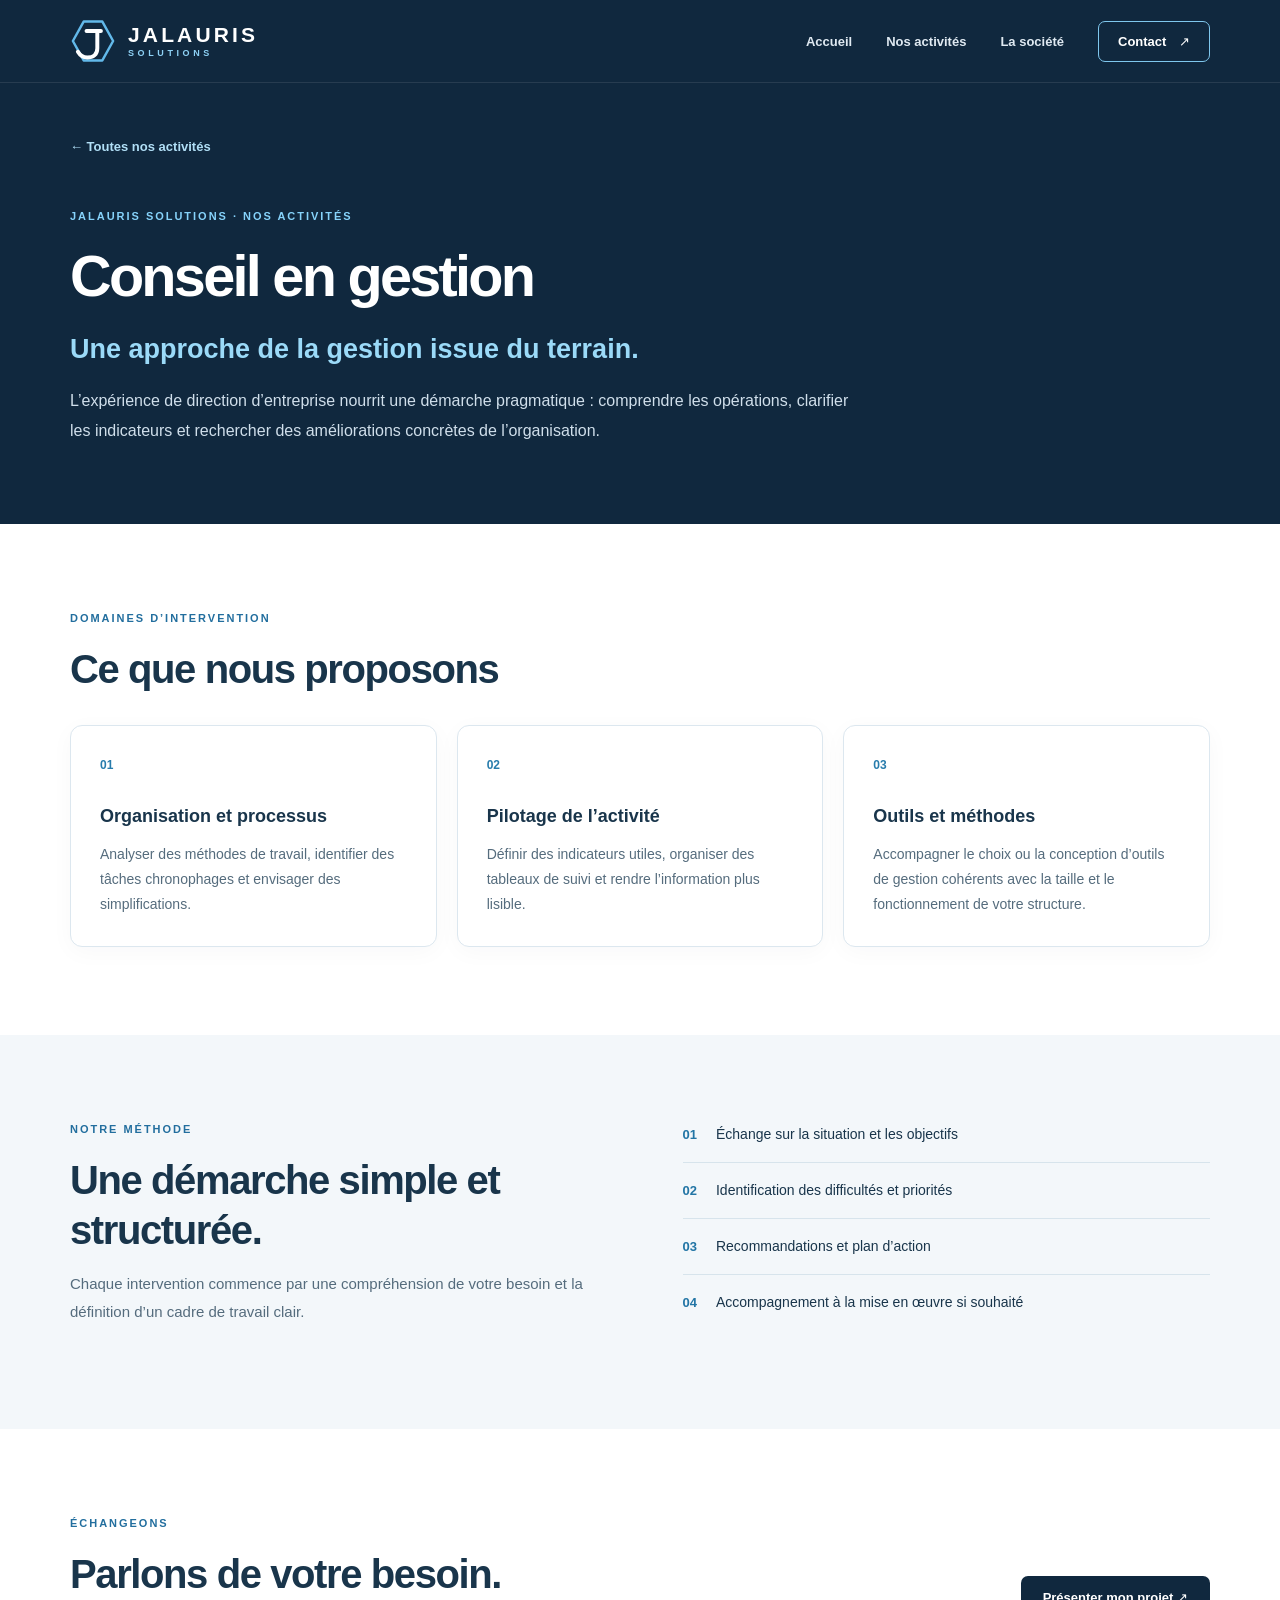
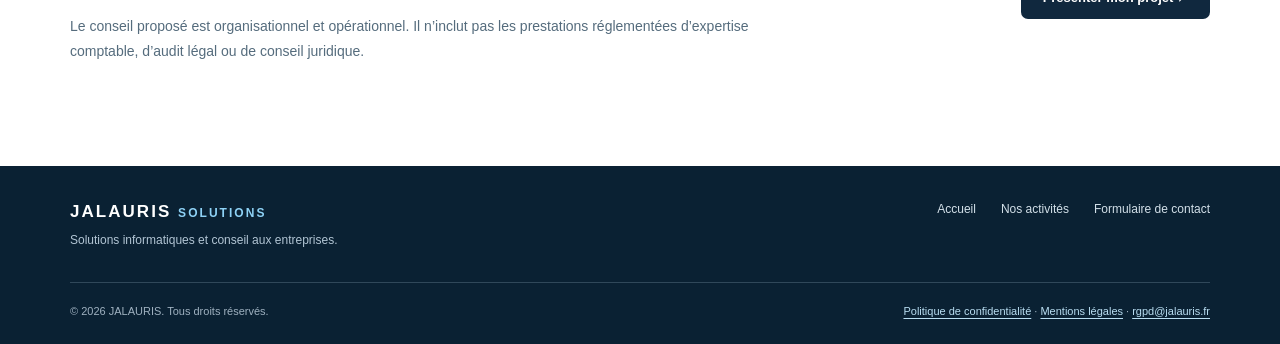
<file: conseil-en-gestion.html>
<!doctype html>
<html lang="fr">
<head>
  <meta charset="UTF-8">
  <meta name="viewport" content="width=device-width, initial-scale=1">
  <meta name="theme-color" content="#10283e">
  <meta name="description" content="Conseil en gestion : découvrez l’approche et les prestations proposées par JALAURIS Solutions.">
  <link rel="canonical" href="https://jalauris-solutions.fr/conseil-en-gestion.html">
  <meta property="og:type" content="website">
  <meta property="og:locale" content="fr_FR">
  <meta property="og:site_name" content="JALAURIS Solutions">
  <meta property="og:title" content="Conseil en gestion — JALAURIS Solutions">
  <meta property="og:description" content="Conseil en gestion : découvrez l’approche et les prestations proposées par JALAURIS Solutions.">
  <meta property="og:url" content="https://jalauris-solutions.fr/conseil-en-gestion.html">
  <title>Conseil en gestion — JALAURIS Solutions</title>
  <link rel="icon" href="/favicon.ico?v=4" type="image/x-icon" sizes="32x32">
  <link rel="shortcut icon" href="/favicon.ico?v=4" type="image/x-icon">
  <link rel="stylesheet" href="/styles.css">
  <script src="/script.js" defer></script>
</head>
<body>
  <a class="skip-link" href="#contenu">Aller au contenu</a>
  <header class="site-header">
    <div class="container header-inner">
      <a class="brand" href="/" aria-label="JALAURIS Solutions, accueil"><span class="brand-icon" aria-hidden="true"><svg viewBox="0 0 64 64" fill="none" xmlns="http://www.w3.org/2000/svg"><path d="M19 5H45L60 32L45 59H19L4 32L19 5Z" stroke="currentColor" stroke-width="3.4" stroke-linejoin="round"/><path d="M38 18V42c0 9-6 13-14 13-6 0-10-3-13-8M23 18H43" stroke="#fff" stroke-width="5.5" stroke-linecap="round"/></svg></span><span class="brand-name"><strong>JALAURIS</strong><small>SOLUTIONS</small></span></a>
      <button class="menu-toggle" type="button" aria-label="Ouvrir le menu" aria-controls="navigation" aria-expanded="false"><span></span><span></span><span></span></button>
      <nav class="navigation" id="navigation" aria-label="Navigation principale">
        <a href="/">Accueil</a>
        <a href="/#activites">Nos activités</a>
        <a href="/#societe">La société</a>
        <a class="nav-contact" href="/#contact">Contact <span aria-hidden="true">↗</span></a>
      </nav>
    </div>
  </header>
  <main id="contenu">
    <section class="detail-hero">
      <div class="container detail-hero-inner">
        <a class="back-link" href="/#activites">← Toutes nos activités</a>
        <p class="eyebrow">JALAURIS SOLUTIONS · NOS ACTIVITÉS</p>
        <h1>Conseil en gestion</h1>
        <p class="detail-tagline">Une approche de la gestion issue du terrain.</p>
        <p class="detail-lead">L’expérience de direction d’entreprise nourrit une démarche pragmatique : comprendre les opérations, clarifier les indicateurs et rechercher des améliorations concrètes de l’organisation.</p>
      </div>
    </section>
    <section class="section detail-section" aria-labelledby="offre">
      <div class="container">
        <div class="section-intro"><p class="eyebrow">DOMAINES D’INTERVENTION</p><h2 id="offre">Ce que nous proposons</h2></div>
        <div class="detail-grid"><article class="detail-card"><span class="detail-index">01</span><h3>Organisation et processus</h3><p>Analyser des méthodes de travail, identifier des tâches chronophages et envisager des simplifications.</p></article>
<article class="detail-card"><span class="detail-index">02</span><h3>Pilotage de l’activité</h3><p>Définir des indicateurs utiles, organiser des tableaux de suivi et rendre l’information plus lisible.</p></article>
<article class="detail-card"><span class="detail-index">03</span><h3>Outils et méthodes</h3><p>Accompagner le choix ou la conception d’outils de gestion cohérents avec la taille et le fonctionnement de votre structure.</p></article></div>
      </div>
    </section>
    <section class="section detail-process" aria-labelledby="methode">
      <div class="container detail-process-grid">
        <div><p class="eyebrow">NOTRE MÉTHODE</p><h2 id="methode">Une démarche simple et structurée.</h2><p>Chaque intervention commence par une compréhension de votre besoin et la définition d’un cadre de travail clair.</p></div>
        <ol class="detail-steps"><li><span>01</span>Échange sur la situation et les objectifs</li>
<li><span>02</span>Identification des difficultés et priorités</li>
<li><span>03</span>Recommandations et plan d’action</li>
<li><span>04</span>Accompagnement à la mise en œuvre si souhaité</li></ol>
      </div>
    </section>
    <section class="section detail-callout" aria-labelledby="echanger">
      <div class="container detail-callout-inner">
        <div><p class="eyebrow">ÉCHANGEONS</p><h2 id="echanger">Parlons de votre besoin.</h2><p>Le conseil proposé est organisationnel et opérationnel. Il n’inclut pas les prestations réglementées d’expertise comptable, d’audit légal ou de conseil juridique.</p></div>
        <div class="detail-contact-actions"><a class="button-primary" href="/#contact">Présenter mon projet ↗</a></div>
      </div>
    </section>
  </main>
  <footer class="footer">
    <div class="container footer-main"><div><strong>JALAURIS <span>SOLUTIONS</span></strong><p>Solutions informatiques et conseil aux entreprises.</p></div><nav aria-label="Liens de pied de page"><a href="/">Accueil</a><a href="/#activites">Nos activités</a><a href="/#contact">Formulaire de contact</a></nav></div>
    <div class="container footer-bottom"><span>© <span id="year"></span> JALAURIS. Tous droits réservés.</span><span><a href="/politique-confidentialite.html">Politique de confidentialité</a> · <a href="/mentions-legales.html">Mentions légales</a> · <a href="mailto:rgpd@jalauris.fr">rgpd@jalauris.fr</a></span></div>
  </footer>
</body>
</html>
</file>
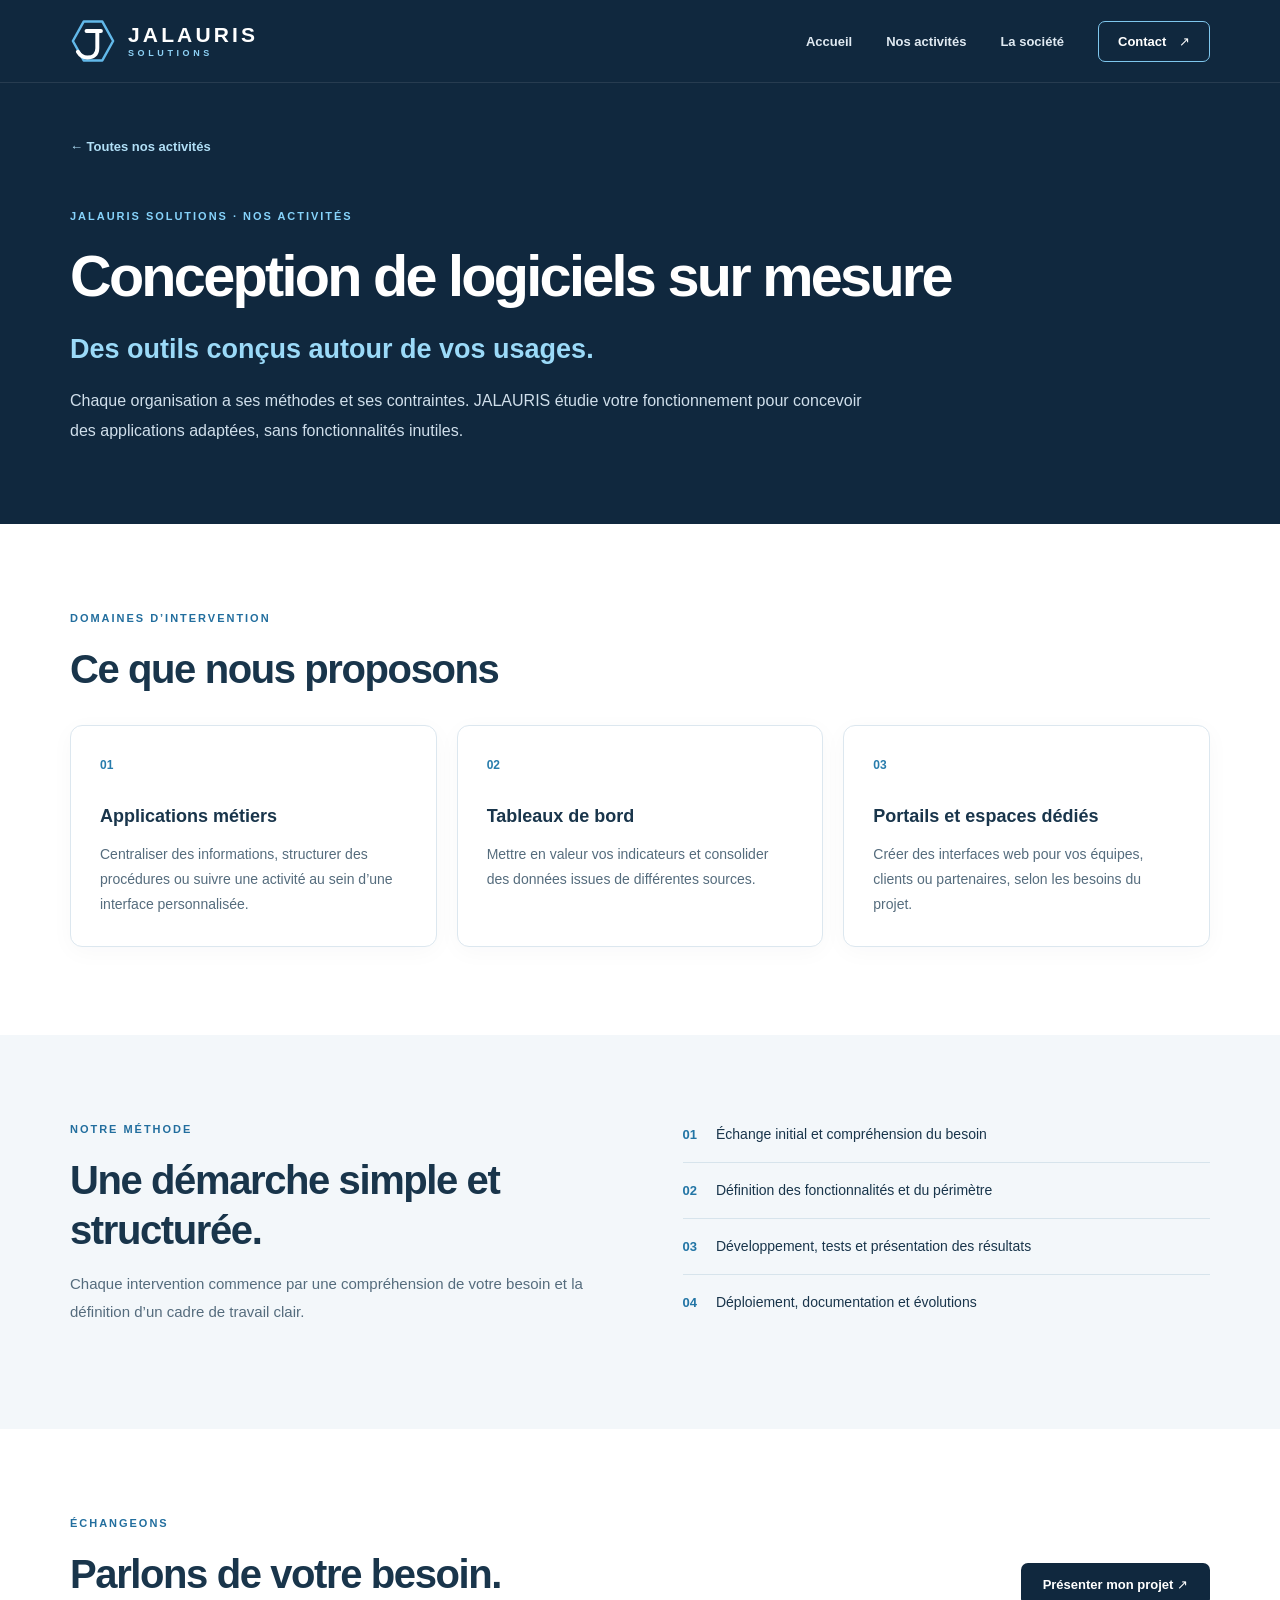
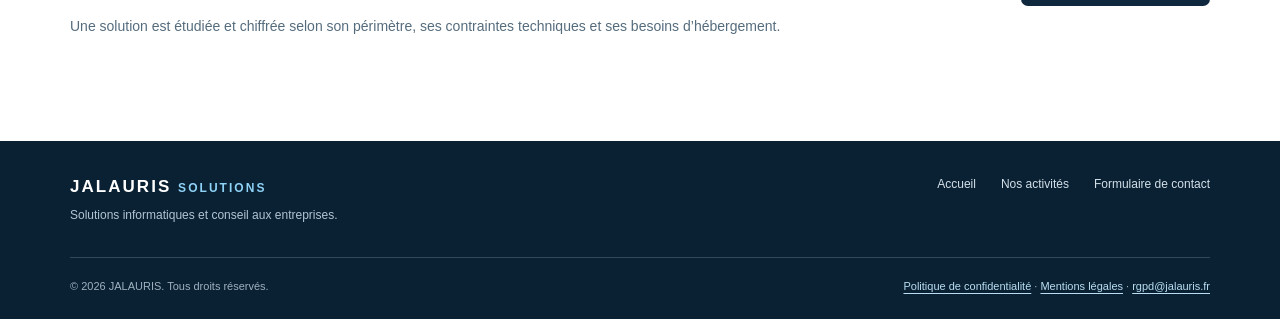
<file: logiciels-sur-mesure.html>
<!doctype html>
<html lang="fr">
<head>
  <meta charset="UTF-8">
  <meta name="viewport" content="width=device-width, initial-scale=1">
  <meta name="theme-color" content="#10283e">
  <meta name="description" content="Conception de logiciels sur mesure : découvrez l’approche et les prestations proposées par JALAURIS Solutions.">
  <link rel="canonical" href="https://jalauris-solutions.fr/logiciels-sur-mesure.html">
  <meta property="og:type" content="website">
  <meta property="og:locale" content="fr_FR">
  <meta property="og:site_name" content="JALAURIS Solutions">
  <meta property="og:title" content="Conception de logiciels sur mesure — JALAURIS Solutions">
  <meta property="og:description" content="Conception de logiciels sur mesure : découvrez l’approche et les prestations proposées par JALAURIS Solutions.">
  <meta property="og:url" content="https://jalauris-solutions.fr/logiciels-sur-mesure.html">
  <title>Conception de logiciels sur mesure — JALAURIS Solutions</title>
  <link rel="icon" href="/favicon.ico?v=4" type="image/x-icon" sizes="32x32">
  <link rel="shortcut icon" href="/favicon.ico?v=4" type="image/x-icon">
  <link rel="stylesheet" href="/styles.css">
  <script src="/script.js" defer></script>
</head>
<body>
  <a class="skip-link" href="#contenu">Aller au contenu</a>
  <header class="site-header">
    <div class="container header-inner">
      <a class="brand" href="/" aria-label="JALAURIS Solutions, accueil"><span class="brand-icon" aria-hidden="true"><svg viewBox="0 0 64 64" fill="none" xmlns="http://www.w3.org/2000/svg"><path d="M19 5H45L60 32L45 59H19L4 32L19 5Z" stroke="currentColor" stroke-width="3.4" stroke-linejoin="round"/><path d="M38 18V42c0 9-6 13-14 13-6 0-10-3-13-8M23 18H43" stroke="#fff" stroke-width="5.5" stroke-linecap="round"/></svg></span><span class="brand-name"><strong>JALAURIS</strong><small>SOLUTIONS</small></span></a>
      <button class="menu-toggle" type="button" aria-label="Ouvrir le menu" aria-controls="navigation" aria-expanded="false"><span></span><span></span><span></span></button>
      <nav class="navigation" id="navigation" aria-label="Navigation principale">
        <a href="/">Accueil</a>
        <a href="/#activites">Nos activités</a>
        <a href="/#societe">La société</a>
        <a class="nav-contact" href="/#contact">Contact <span aria-hidden="true">↗</span></a>
      </nav>
    </div>
  </header>
  <main id="contenu">
    <section class="detail-hero">
      <div class="container detail-hero-inner">
        <a class="back-link" href="/#activites">← Toutes nos activités</a>
        <p class="eyebrow">JALAURIS SOLUTIONS · NOS ACTIVITÉS</p>
        <h1>Conception de logiciels sur mesure</h1>
        <p class="detail-tagline">Des outils conçus autour de vos usages.</p>
        <p class="detail-lead">Chaque organisation a ses méthodes et ses contraintes. JALAURIS étudie votre fonctionnement pour concevoir des applications adaptées, sans fonctionnalités inutiles.</p>
      </div>
    </section>
    <section class="section detail-section" aria-labelledby="offre">
      <div class="container">
        <div class="section-intro"><p class="eyebrow">DOMAINES D’INTERVENTION</p><h2 id="offre">Ce que nous proposons</h2></div>
        <div class="detail-grid"><article class="detail-card"><span class="detail-index">01</span><h3>Applications métiers</h3><p>Centraliser des informations, structurer des procédures ou suivre une activité au sein d’une interface personnalisée.</p></article>
<article class="detail-card"><span class="detail-index">02</span><h3>Tableaux de bord</h3><p>Mettre en valeur vos indicateurs et consolider des données issues de différentes sources.</p></article>
<article class="detail-card"><span class="detail-index">03</span><h3>Portails et espaces dédiés</h3><p>Créer des interfaces web pour vos équipes, clients ou partenaires, selon les besoins du projet.</p></article></div>
      </div>
    </section>
    <section class="section detail-process" aria-labelledby="methode">
      <div class="container detail-process-grid">
        <div><p class="eyebrow">NOTRE MÉTHODE</p><h2 id="methode">Une démarche simple et structurée.</h2><p>Chaque intervention commence par une compréhension de votre besoin et la définition d’un cadre de travail clair.</p></div>
        <ol class="detail-steps"><li><span>01</span>Échange initial et compréhension du besoin</li>
<li><span>02</span>Définition des fonctionnalités et du périmètre</li>
<li><span>03</span>Développement, tests et présentation des résultats</li>
<li><span>04</span>Déploiement, documentation et évolutions</li></ol>
      </div>
    </section>
    <section class="section detail-callout" aria-labelledby="echanger">
      <div class="container detail-callout-inner">
        <div><p class="eyebrow">ÉCHANGEONS</p><h2 id="echanger">Parlons de votre besoin.</h2><p>Une solution est étudiée et chiffrée selon son périmètre, ses contraintes techniques et ses besoins d’hébergement.</p></div>
        <div class="detail-contact-actions"><a class="button-primary" href="/#contact">Présenter mon projet ↗</a></div>
      </div>
    </section>
  </main>
  <footer class="footer">
    <div class="container footer-main"><div><strong>JALAURIS <span>SOLUTIONS</span></strong><p>Solutions informatiques et conseil aux entreprises.</p></div><nav aria-label="Liens de pied de page"><a href="/">Accueil</a><a href="/#activites">Nos activités</a><a href="/#contact">Formulaire de contact</a></nav></div>
    <div class="container footer-bottom"><span>© <span id="year"></span> JALAURIS. Tous droits réservés.</span><span><a href="/politique-confidentialite.html">Politique de confidentialité</a> · <a href="/mentions-legales.html">Mentions légales</a> · <a href="mailto:rgpd@jalauris.fr">rgpd@jalauris.fr</a></span></div>
  </footer>
</body>
</html>
</file>
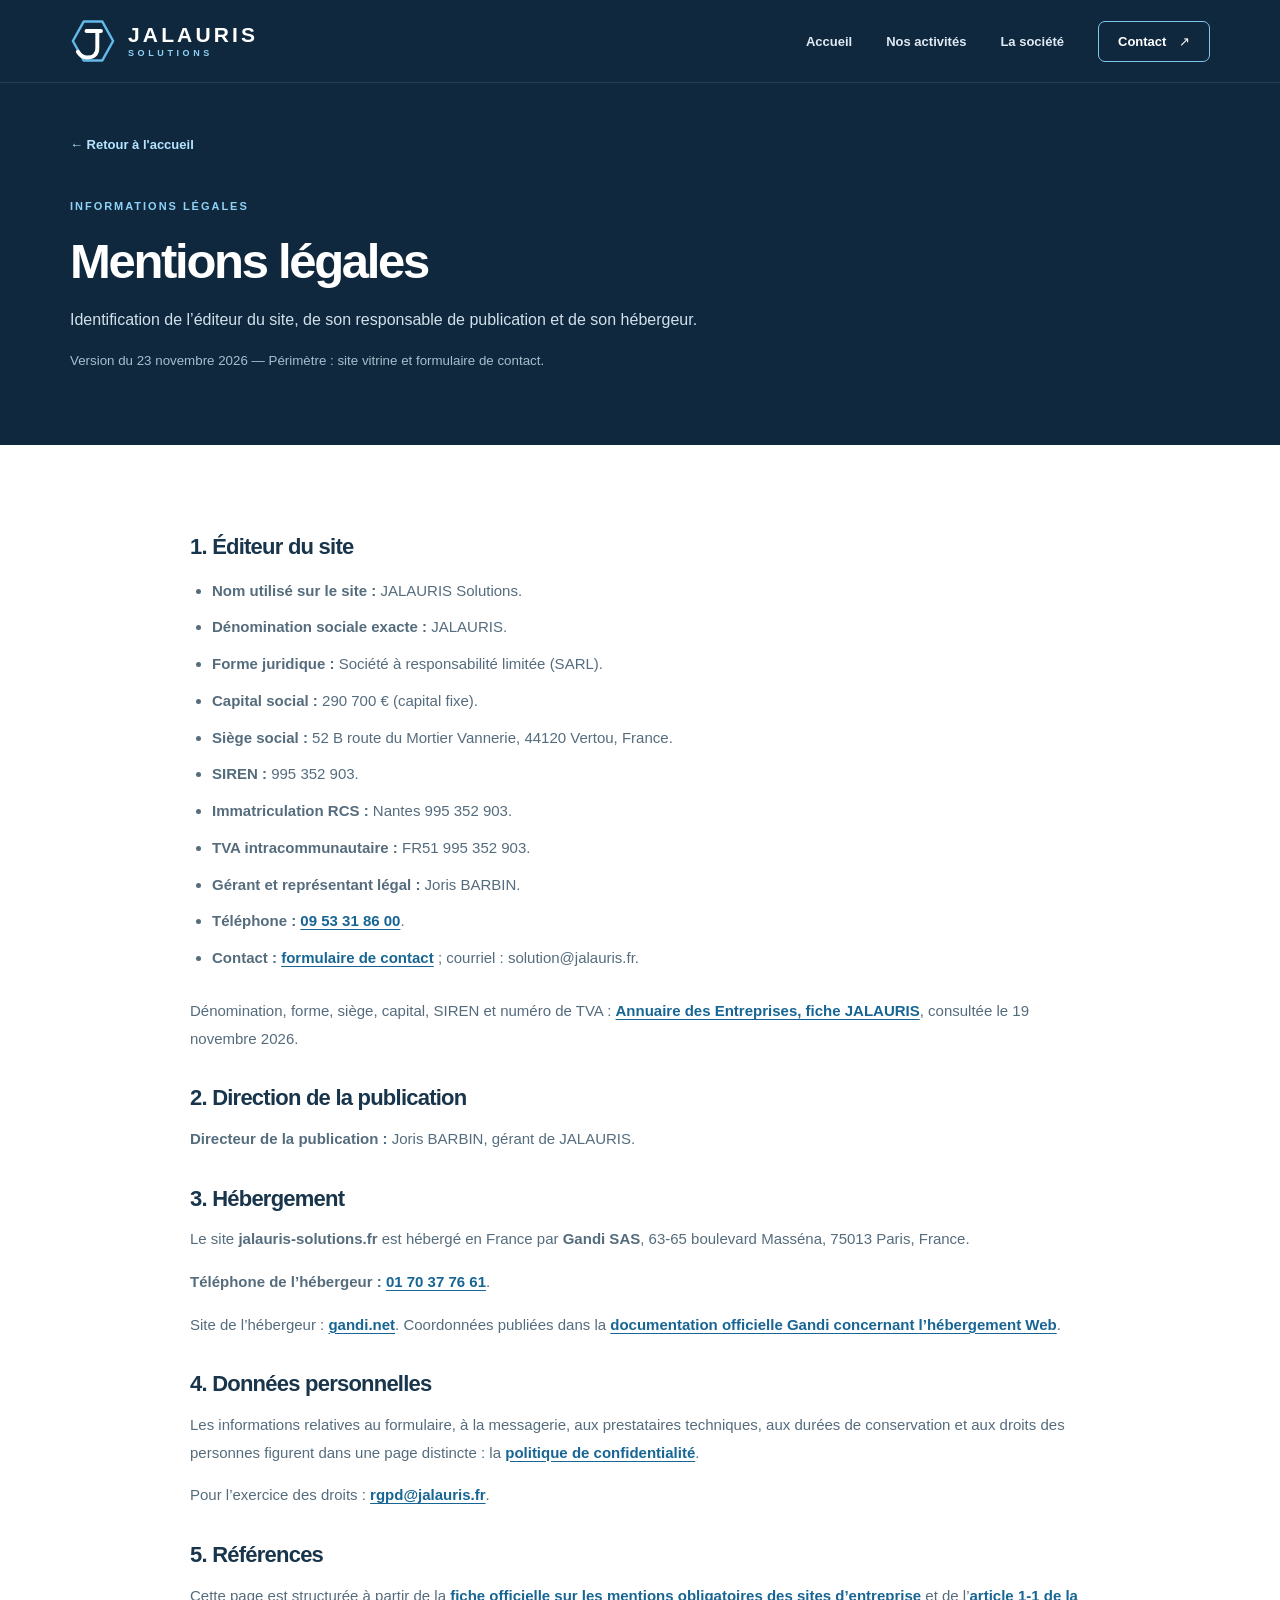
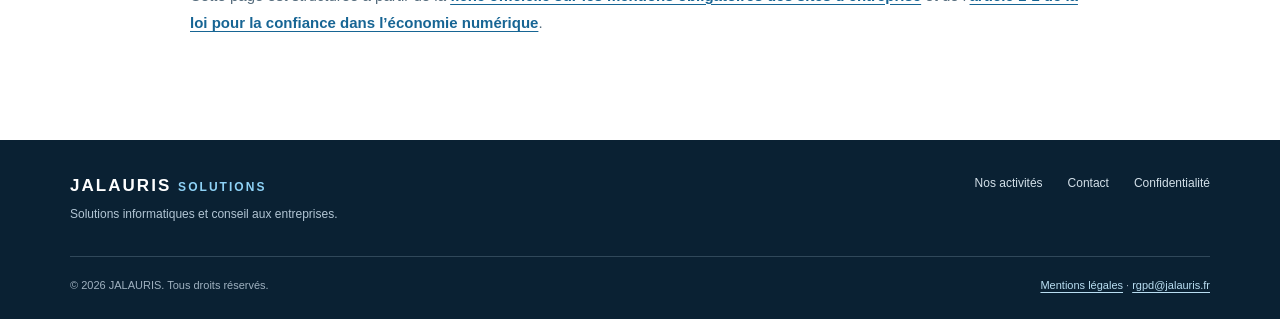
<file: mentions-legales.html>
<!doctype html>
<html lang="fr">
<head>
  <meta charset="UTF-8">
  <meta name="viewport" content="width=device-width, initial-scale=1">
  <meta name="theme-color" content="#10283e">
  <meta name="description" content="Mentions légales de JALAURIS Solutions : éditeur, publication et hébergement.">
  <link rel="canonical" href="https://jalauris-solutions.fr/mentions-legales.html">
  <meta property="og:type" content="website">
  <meta property="og:locale" content="fr_FR">
  <meta property="og:site_name" content="JALAURIS Solutions">
  <meta property="og:title" content="Mentions légales — JALAURIS Solutions">
  <meta property="og:description" content="Mentions légales de JALAURIS Solutions : éditeur, publication et hébergement.">
  <meta property="og:url" content="https://jalauris-solutions.fr/mentions-legales.html">
  <title>Mentions légales — JALAURIS Solutions</title>
  <link rel="icon" href="/favicon.ico?v=4" type="image/x-icon" sizes="32x32">
  <link rel="shortcut icon" href="/favicon.ico?v=4" type="image/x-icon">
  <link rel="stylesheet" href="/styles.css">
  <script src="/script.js" defer></script>
</head>
<body>
  <a class="skip-link" href="#contenu">Aller au contenu</a>
  <header class="site-header">
    <div class="container header-inner">
      <a class="brand" href="/" aria-label="JALAURIS Solutions, accueil"><span class="brand-icon" aria-hidden="true"><svg viewBox="0 0 64 64" fill="none" xmlns="http://www.w3.org/2000/svg"><path d="M19 5H45L60 32L45 59H19L4 32L19 5Z" stroke="currentColor" stroke-width="3.4" stroke-linejoin="round"/><path d="M38 18V42c0 9-6 13-14 13-6 0-10-3-13-8M23 18H43" stroke="#fff" stroke-width="5.5" stroke-linecap="round"/></svg></span><span class="brand-name"><strong>JALAURIS</strong><small>SOLUTIONS</small></span></a>
      <button class="menu-toggle" type="button" aria-label="Ouvrir le menu" aria-controls="navigation" aria-expanded="false"><span></span><span></span><span></span></button>
      <nav class="navigation" id="navigation" aria-label="Navigation principale">
        <a href="/">Accueil</a><a href="/#activites">Nos activités</a><a href="/#societe">La société</a><a class="nav-contact" href="/#contact">Contact <span aria-hidden="true">↗</span></a>
      </nav>
    </div>
  </header>
  <main id="contenu">
    <section class="privacy-hero"><div class="container">
      <a class="privacy-back" href="/">← Retour à l'accueil</a>
      <p class="eyebrow">INFORMATIONS LÉGALES</p>
      <h1>Mentions légales</h1>
      <p>Identification de l’éditeur du site, de son responsable de publication et de son hébergeur.</p>
      <small>Version du 23 novembre 2026 — Périmètre : site vitrine et formulaire de contact.</small>
    </div></section>
    <section class="section privacy-main"><div class="container privacy-content">
      
      <h2>1. Éditeur du site</h2>
      <ul>
        <li><strong>Nom utilisé sur le site :</strong> JALAURIS Solutions.</li>
        <li><strong>Dénomination sociale exacte :</strong> JALAURIS.</li>
        <li><strong>Forme juridique :</strong> Société à responsabilité limitée (SARL).</li>
        <li><strong>Capital social :</strong> 290 700 € (capital fixe).</li>
        <li><strong>Siège social :</strong> 52 B route du Mortier Vannerie, 44120 Vertou, France.</li>
        <li><strong>SIREN :</strong> 995 352 903.</li>
        <li><strong>Immatriculation RCS :</strong> Nantes 995 352 903.</li>
        <li><strong>TVA intracommunautaire :</strong> FR51 995 352 903.</li>
        <li><strong>Gérant et représentant légal :</strong> Joris BARBIN.</li>
        <li><strong>Téléphone :</strong> <a href="tel:+33953318600">09 53 31 86 00</a>.</li>
        <li><strong>Contact :</strong> <a href="/#contact">formulaire de contact</a> ; courriel : solution&#64;jalauris.fr.</li>
      </ul>
      <p>Dénomination, forme, siège, capital, SIREN et numéro de TVA : <a href="https://annuaire-entreprises.data.gouv.fr/entreprise/jalauris-995352903">Annuaire des Entreprises, fiche JALAURIS</a>, consultée le 19 novembre 2026.</p>
      <h2>2. Direction de la publication</h2>
      <p><strong>Directeur de la publication :</strong> Joris BARBIN, gérant de JALAURIS.</p>
      
      <h2>3. Hébergement</h2>
      <p>Le site <strong>jalauris-solutions.fr</strong> est hébergé en France par <strong>Gandi SAS</strong>, 63-65 boulevard Masséna, 75013 Paris, France.</p>
      <p><strong>Téléphone de l’hébergeur :</strong> <a href="tel:+33170377661">01 70 37 76 61</a>.</p>
      <p>Site de l’hébergeur : <a href="https://www.gandi.net/fr/" target="_blank" rel="noopener noreferrer">gandi.net</a>. Coordonnées publiées dans la <a href="https://docs.gandi.net/fr/hebergement_web/faq/obligations_legales.html" target="_blank" rel="noopener noreferrer">documentation officielle Gandi concernant l’hébergement Web</a>.</p>
      <h2>4. Données personnelles</h2>
      <p>Les informations relatives au formulaire, à la messagerie, aux prestataires techniques, aux durées de conservation et aux droits des personnes figurent dans une page distincte : la <a href="/politique-confidentialite.html">politique de confidentialité</a>.</p>
      <p>Pour l’exercice des droits : <a href="mailto:rgpd@jalauris.fr">rgpd@jalauris.fr</a>.</p>
      <h2>5. Références</h2>
      <p>Cette page est structurée à partir de la <a href="https://entreprendre.service-public.gouv.fr/vosdroits/F37351">fiche officielle sur les mentions obligatoires des sites d’entreprise</a> et de l’<a href="https://www.legifrance.gouv.fr/codes/article_lc/LEGIARTI000049568614">article 1-1 de la loi pour la confiance dans l’économie numérique</a>. </p>
    </div></section>
  </main>
  <footer class="footer">
    <div class="container footer-main"><div><strong>JALAURIS <span>SOLUTIONS</span></strong><p>Solutions informatiques et conseil aux entreprises.</p></div><nav aria-label="Liens de pied de page"><a href="/#activites">Nos activités</a><a href="/#contact">Contact</a><a href="/politique-confidentialite.html">Confidentialité</a></nav></div>
    <div class="container footer-bottom"><span>© <span id="year"></span> JALAURIS. Tous droits réservés.</span><span><a href="/mentions-legales.html" aria-current="page">Mentions légales</a> · <a href="mailto:rgpd@jalauris.fr">rgpd@jalauris.fr</a></span></div>
  </footer>
</body>
</html>
</file>
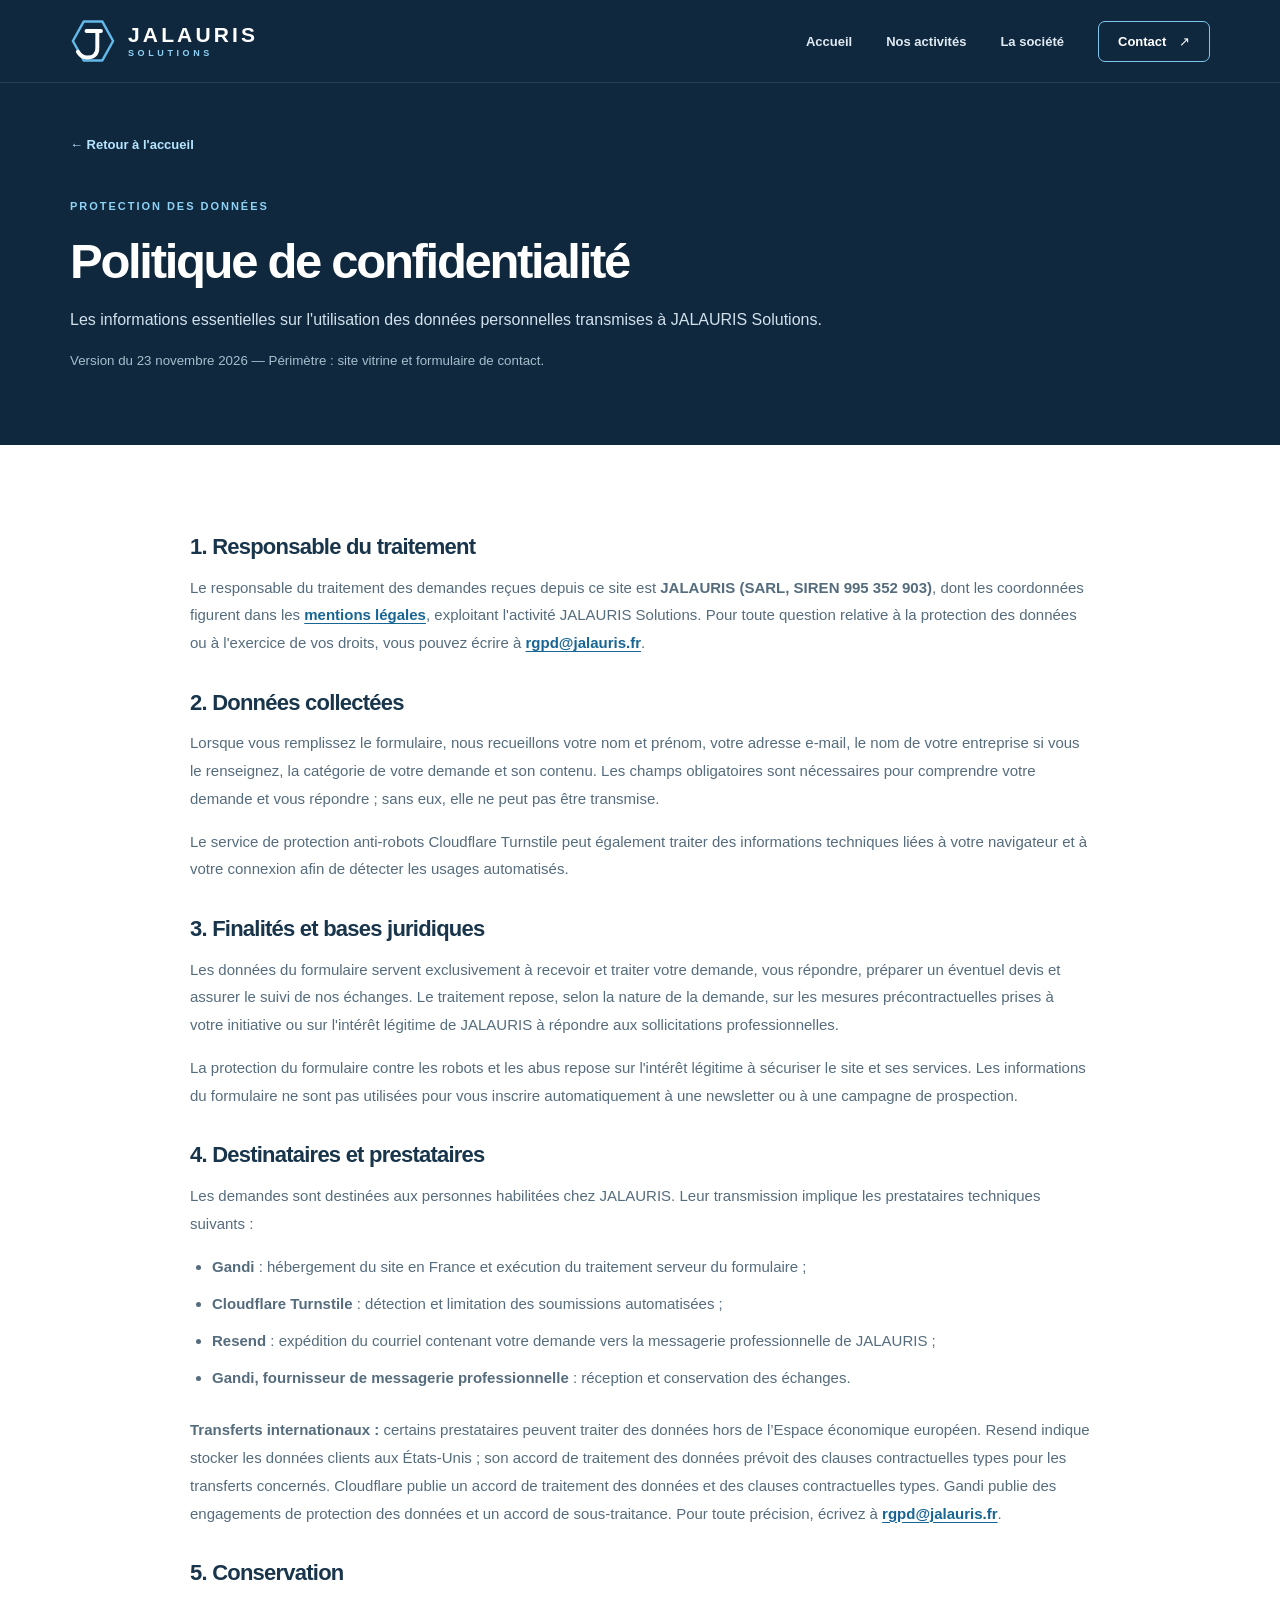
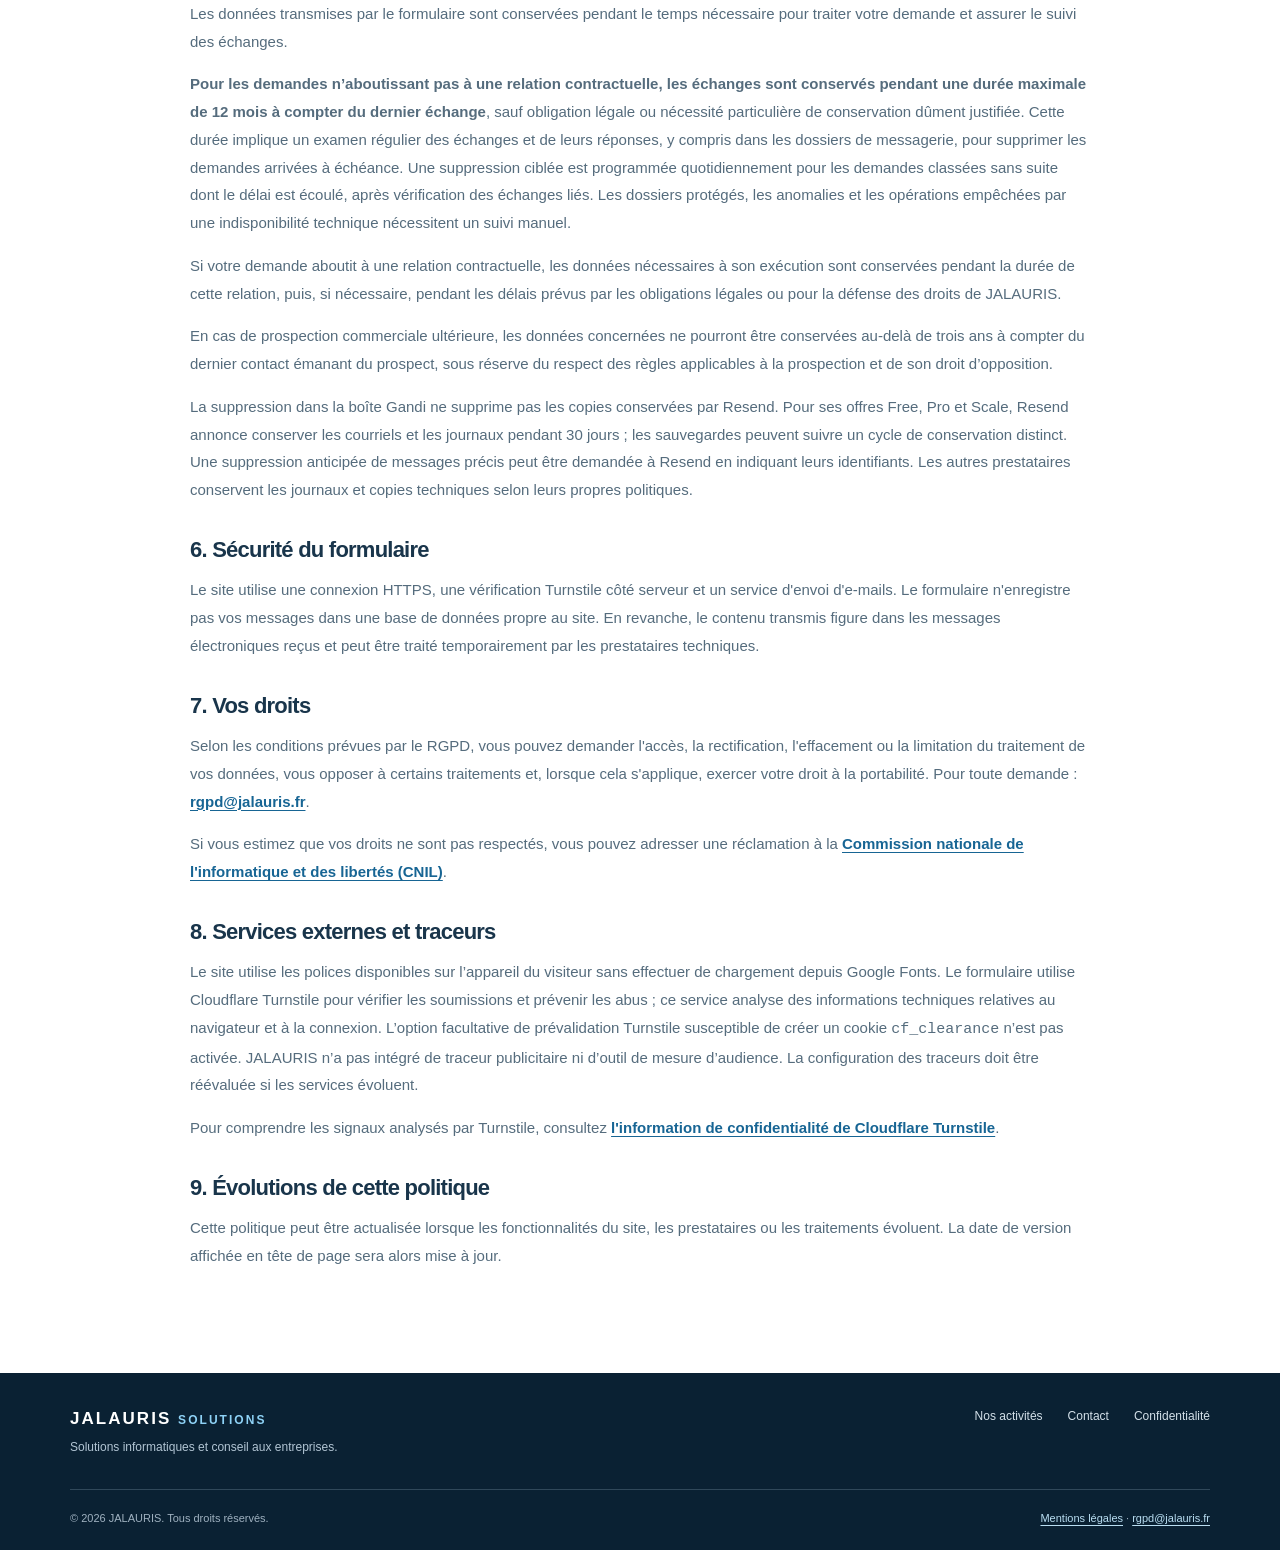
<file: politique-confidentialite.html>
<!doctype html>
<html lang="fr">
<head>
  <meta charset="UTF-8">
  <meta name="viewport" content="width=device-width, initial-scale=1">
  <meta name="theme-color" content="#10283e">
  <meta name="description" content="Politique de confidentialité de JALAURIS Solutions : traitement des demandes de contact et droits RGPD.">
  <link rel="canonical" href="https://jalauris-solutions.fr/politique-confidentialite.html">
  <meta property="og:type" content="website">
  <meta property="og:locale" content="fr_FR">
  <meta property="og:site_name" content="JALAURIS Solutions">
  <meta property="og:title" content="Politique de confidentialité — JALAURIS Solutions">
  <meta property="og:description" content="Politique de confidentialité de JALAURIS Solutions : traitement des demandes de contact et droits RGPD.">
  <meta property="og:url" content="https://jalauris-solutions.fr/politique-confidentialite.html">
  <title>Politique de confidentialité — JALAURIS Solutions</title>
  <link rel="icon" href="/favicon.ico?v=4" type="image/x-icon" sizes="32x32">
  <link rel="shortcut icon" href="/favicon.ico?v=4" type="image/x-icon">
  <link rel="stylesheet" href="/styles.css">
  <script src="/script.js" defer></script>
</head>
<body>
  <a class="skip-link" href="#contenu">Aller au contenu</a>
  <header class="site-header">
    <div class="container header-inner">
      <a class="brand" href="/" aria-label="JALAURIS Solutions, accueil"><span class="brand-icon" aria-hidden="true"><svg viewBox="0 0 64 64" fill="none" xmlns="http://www.w3.org/2000/svg"><path d="M19 5H45L60 32L45 59H19L4 32L19 5Z" stroke="currentColor" stroke-width="3.4" stroke-linejoin="round"/><path d="M38 18V42c0 9-6 13-14 13-6 0-10-3-13-8M23 18H43" stroke="#fff" stroke-width="5.5" stroke-linecap="round"/></svg></span><span class="brand-name"><strong>JALAURIS</strong><small>SOLUTIONS</small></span></a>
      <button class="menu-toggle" type="button" aria-label="Ouvrir le menu" aria-controls="navigation" aria-expanded="false"><span></span><span></span><span></span></button>
      <nav class="navigation" id="navigation" aria-label="Navigation principale">
        <a href="/">Accueil</a><a href="/#activites">Nos activités</a><a href="/#societe">La société</a><a class="nav-contact" href="/#contact">Contact <span aria-hidden="true">↗</span></a>
      </nav>
    </div>
  </header>
  <main id="contenu">
    <section class="privacy-hero"><div class="container">
      <a class="privacy-back" href="/">← Retour à l'accueil</a>
      <p class="eyebrow">PROTECTION DES DONNÉES</p>
      <h1>Politique de confidentialité</h1>
      <p>Les informations essentielles sur l'utilisation des données personnelles transmises à JALAURIS Solutions.</p>
      <small>Version du 23 novembre 2026 — Périmètre : site vitrine et formulaire de contact.</small>
    </div></section>
    <section class="section privacy-main"><div class="container privacy-content">
      <h2>1. Responsable du traitement</h2>
      <p>Le responsable du traitement des demandes reçues depuis ce site est <strong>JALAURIS (SARL, SIREN 995 352 903)</strong>, dont les coordonnées figurent dans les <a href="/mentions-legales.html">mentions légales</a>, exploitant l'activité JALAURIS Solutions. Pour toute question relative à la protection des données ou à l'exercice de vos droits, vous pouvez écrire à <a href="mailto:rgpd@jalauris.fr">rgpd@jalauris.fr</a>.</p>
      <h2>2. Données collectées</h2>
      <p>Lorsque vous remplissez le formulaire, nous recueillons votre nom et prénom, votre adresse e-mail, le nom de votre entreprise si vous le renseignez, la catégorie de votre demande et son contenu. Les champs obligatoires sont nécessaires pour comprendre votre demande et vous répondre ; sans eux, elle ne peut pas être transmise.</p>
      <p>Le service de protection anti-robots Cloudflare Turnstile peut également traiter des informations techniques liées à votre navigateur et à votre connexion afin de détecter les usages automatisés.</p>
      <h2>3. Finalités et bases juridiques</h2>
      <p>Les données du formulaire servent exclusivement à recevoir et traiter votre demande, vous répondre, préparer un éventuel devis et assurer le suivi de nos échanges. Le traitement repose, selon la nature de la demande, sur les mesures précontractuelles prises à votre initiative ou sur l'intérêt légitime de JALAURIS à répondre aux sollicitations professionnelles.</p>
      <p>La protection du formulaire contre les robots et les abus repose sur l'intérêt légitime à sécuriser le site et ses services. Les informations du formulaire ne sont pas utilisées pour vous inscrire automatiquement à une newsletter ou à une campagne de prospection.</p>
      <h2>4. Destinataires et prestataires</h2>
      <p>Les demandes sont destinées aux personnes habilitées chez JALAURIS. Leur transmission implique les prestataires techniques suivants :</p>
      <ul>
        <li><strong>Gandi</strong> : hébergement du site en France et exécution du traitement serveur du formulaire ;</li>
        <li><strong>Cloudflare Turnstile</strong> : détection et limitation des soumissions automatisées ;</li>
        <li><strong>Resend</strong> : expédition du courriel contenant votre demande vers la messagerie professionnelle de JALAURIS ;</li>
        <li><strong>Gandi, fournisseur de messagerie professionnelle</strong> : réception et conservation des échanges.</li>
      </ul>
      <p><strong>Transferts internationaux :</strong> certains prestataires peuvent traiter des données hors de l’Espace économique européen. Resend indique stocker les données clients aux États-Unis ; son accord de traitement des données prévoit des clauses contractuelles types pour les transferts concernés. Cloudflare publie un accord de traitement des données et des clauses contractuelles types. Gandi publie des engagements de protection des données et un accord de sous-traitance. Pour toute précision, écrivez à <a href="mailto:rgpd@jalauris.fr">rgpd@jalauris.fr</a>.</p>
      <h2>5. Conservation</h2>
      <p>Les données transmises par le formulaire sont conservées pendant le temps nécessaire pour traiter votre demande et assurer le suivi des échanges.</p>
      <p><strong>Pour les demandes n’aboutissant pas à une relation contractuelle, les échanges sont conservés pendant une durée maximale de 12 mois à compter du dernier échange</strong>, sauf obligation légale ou nécessité particulière de conservation dûment justifiée. Cette durée implique un examen régulier des échanges et de leurs réponses, y compris dans les dossiers de messagerie, pour supprimer les demandes arrivées à échéance. Une suppression ciblée est programmée quotidiennement pour les demandes classées sans suite dont le délai est écoulé, après vérification des échanges liés. Les dossiers protégés, les anomalies et les opérations empêchées par une indisponibilité technique nécessitent un suivi manuel.</p>
      <p>Si votre demande aboutit à une relation contractuelle, les données nécessaires à son exécution sont conservées pendant la durée de cette relation, puis, si nécessaire, pendant les délais prévus par les obligations légales ou pour la défense des droits de JALAURIS.</p>
      <p>En cas de prospection commerciale ultérieure, les données concernées ne pourront être conservées au-delà de trois ans à compter du dernier contact émanant du prospect, sous réserve du respect des règles applicables à la prospection et de son droit d’opposition.</p>
      <p>La suppression dans la boîte Gandi ne supprime pas les copies conservées par Resend. Pour ses offres Free, Pro et Scale, Resend annonce conserver les courriels et les journaux pendant 30 jours ; les sauvegardes peuvent suivre un cycle de conservation distinct. Une suppression anticipée de messages précis peut être demandée à Resend en indiquant leurs identifiants. Les autres prestataires conservent les journaux et copies techniques selon leurs propres politiques.</p>
      <h2>6. Sécurité du formulaire</h2>
      <p>Le site utilise une connexion HTTPS, une vérification Turnstile côté serveur et un service d'envoi d'e-mails. Le formulaire n'enregistre pas vos messages dans une base de données propre au site. En revanche, le contenu transmis figure dans les messages électroniques reçus et peut être traité temporairement par les prestataires techniques.</p>
      <h2>7. Vos droits</h2>
      <p>Selon les conditions prévues par le RGPD, vous pouvez demander l'accès, la rectification, l'effacement ou la limitation du traitement de vos données, vous opposer à certains traitements et, lorsque cela s'applique, exercer votre droit à la portabilité. Pour toute demande : <a href="mailto:rgpd@jalauris.fr">rgpd@jalauris.fr</a>.</p>
      <p>Si vous estimez que vos droits ne sont pas respectés, vous pouvez adresser une réclamation à la <a href="https://www.cnil.fr/" target="_blank" rel="noopener noreferrer">Commission nationale de l'informatique et des libertés (CNIL)</a>.</p>
      <h2>8. Services externes et traceurs</h2>
      <p>Le site utilise les polices disponibles sur l’appareil du visiteur sans effectuer de chargement depuis Google Fonts. Le formulaire utilise Cloudflare Turnstile pour vérifier les soumissions et prévenir les abus ; ce service analyse des informations techniques relatives au navigateur et à la connexion. L’option facultative de prévalidation Turnstile susceptible de créer un cookie <code>cf_clearance</code> n’est pas activée. JALAURIS n’a pas intégré de traceur publicitaire ni d’outil de mesure d’audience. La configuration des traceurs doit être réévaluée si les services évoluent.</p>
      <p>Pour comprendre les signaux analysés par Turnstile, consultez <a href="https://www.cloudflare.com/fr-fr/turnstile-privacy-policy/" target="_blank" rel="noopener noreferrer">l'information de confidentialité de Cloudflare Turnstile</a>.</p>
      <h2>9. Évolutions de cette politique</h2>
      <p>Cette politique peut être actualisée lorsque les fonctionnalités du site, les prestataires ou les traitements évoluent. La date de version affichée en tête de page sera alors mise à jour.</p>
    </div></section>
  </main>
  <footer class="footer">
    <div class="container footer-main"><div><strong>JALAURIS <span>SOLUTIONS</span></strong><p>Solutions informatiques et conseil aux entreprises.</p></div><nav aria-label="Liens de pied de page"><a href="/#activites">Nos activités</a><a href="/#contact">Contact</a><a href="/politique-confidentialite.html" aria-current="page">Confidentialité</a></nav></div>
    <div class="container footer-bottom"><span>© <span id="year"></span> JALAURIS. Tous droits réservés.</span><span><a href="/mentions-legales.html">Mentions légales</a> · <a href="mailto:rgpd@jalauris.fr">rgpd@jalauris.fr</a></span></div>
  </footer>
</body>
</html>
</file>
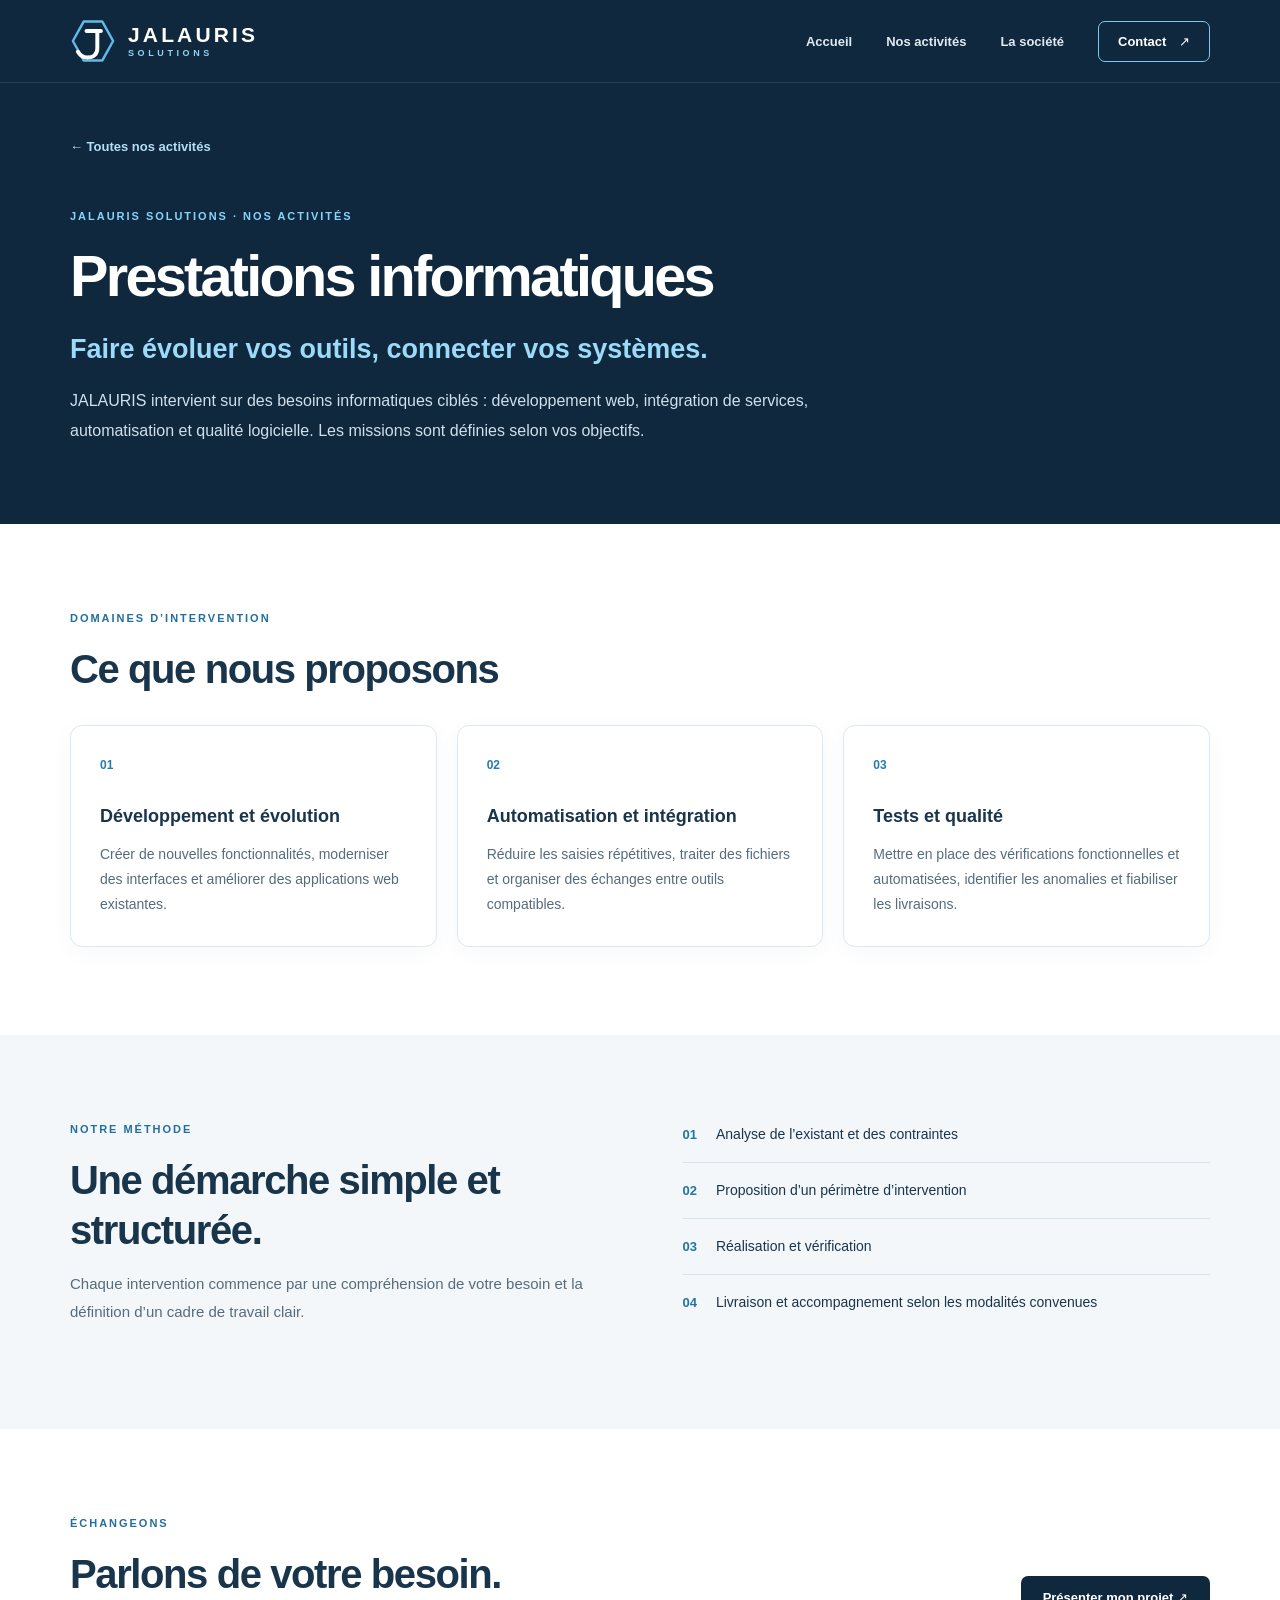
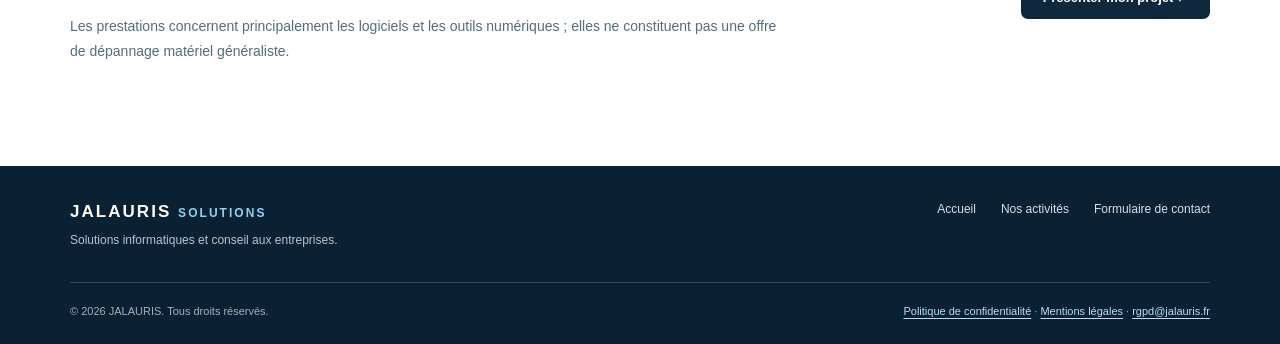
<file: prestations-informatiques.html>
<!doctype html>
<html lang="fr">
<head>
  <meta charset="UTF-8">
  <meta name="viewport" content="width=device-width, initial-scale=1">
  <meta name="theme-color" content="#10283e">
  <meta name="description" content="Prestations informatiques : découvrez l’approche et les prestations proposées par JALAURIS Solutions.">
  <link rel="canonical" href="https://jalauris-solutions.fr/prestations-informatiques.html">
  <meta property="og:type" content="website">
  <meta property="og:locale" content="fr_FR">
  <meta property="og:site_name" content="JALAURIS Solutions">
  <meta property="og:title" content="Prestations informatiques — JALAURIS Solutions">
  <meta property="og:description" content="Prestations informatiques : découvrez l’approche et les prestations proposées par JALAURIS Solutions.">
  <meta property="og:url" content="https://jalauris-solutions.fr/prestations-informatiques.html">
  <title>Prestations informatiques — JALAURIS Solutions</title>
  <link rel="icon" href="/favicon.ico?v=4" type="image/x-icon" sizes="32x32">
  <link rel="shortcut icon" href="/favicon.ico?v=4" type="image/x-icon">
  <link rel="stylesheet" href="/styles.css">
  <script src="/script.js" defer></script>
</head>
<body>
  <a class="skip-link" href="#contenu">Aller au contenu</a>
  <header class="site-header">
    <div class="container header-inner">
      <a class="brand" href="/" aria-label="JALAURIS Solutions, accueil"><span class="brand-icon" aria-hidden="true"><svg viewBox="0 0 64 64" fill="none" xmlns="http://www.w3.org/2000/svg"><path d="M19 5H45L60 32L45 59H19L4 32L19 5Z" stroke="currentColor" stroke-width="3.4" stroke-linejoin="round"/><path d="M38 18V42c0 9-6 13-14 13-6 0-10-3-13-8M23 18H43" stroke="#fff" stroke-width="5.5" stroke-linecap="round"/></svg></span><span class="brand-name"><strong>JALAURIS</strong><small>SOLUTIONS</small></span></a>
      <button class="menu-toggle" type="button" aria-label="Ouvrir le menu" aria-controls="navigation" aria-expanded="false"><span></span><span></span><span></span></button>
      <nav class="navigation" id="navigation" aria-label="Navigation principale">
        <a href="/">Accueil</a>
        <a href="/#activites">Nos activités</a>
        <a href="/#societe">La société</a>
        <a class="nav-contact" href="/#contact">Contact <span aria-hidden="true">↗</span></a>
      </nav>
    </div>
  </header>
  <main id="contenu">
    <section class="detail-hero">
      <div class="container detail-hero-inner">
        <a class="back-link" href="/#activites">← Toutes nos activités</a>
        <p class="eyebrow">JALAURIS SOLUTIONS · NOS ACTIVITÉS</p>
        <h1>Prestations informatiques</h1>
        <p class="detail-tagline">Faire évoluer vos outils, connecter vos systèmes.</p>
        <p class="detail-lead">JALAURIS intervient sur des besoins informatiques ciblés : développement web, intégration de services, automatisation et qualité logicielle. Les missions sont définies selon vos objectifs.</p>
      </div>
    </section>
    <section class="section detail-section" aria-labelledby="offre">
      <div class="container">
        <div class="section-intro"><p class="eyebrow">DOMAINES D’INTERVENTION</p><h2 id="offre">Ce que nous proposons</h2></div>
        <div class="detail-grid"><article class="detail-card"><span class="detail-index">01</span><h3>Développement et évolution</h3><p>Créer de nouvelles fonctionnalités, moderniser des interfaces et améliorer des applications web existantes.</p></article>
<article class="detail-card"><span class="detail-index">02</span><h3>Automatisation et intégration</h3><p>Réduire les saisies répétitives, traiter des fichiers et organiser des échanges entre outils compatibles.</p></article>
<article class="detail-card"><span class="detail-index">03</span><h3>Tests et qualité</h3><p>Mettre en place des vérifications fonctionnelles et automatisées, identifier les anomalies et fiabiliser les livraisons.</p></article></div>
      </div>
    </section>
    <section class="section detail-process" aria-labelledby="methode">
      <div class="container detail-process-grid">
        <div><p class="eyebrow">NOTRE MÉTHODE</p><h2 id="methode">Une démarche simple et structurée.</h2><p>Chaque intervention commence par une compréhension de votre besoin et la définition d’un cadre de travail clair.</p></div>
        <ol class="detail-steps"><li><span>01</span>Analyse de l’existant et des contraintes</li>
<li><span>02</span>Proposition d’un périmètre d’intervention</li>
<li><span>03</span>Réalisation et vérification</li>
<li><span>04</span>Livraison et accompagnement selon les modalités convenues</li></ol>
      </div>
    </section>
    <section class="section detail-callout" aria-labelledby="echanger">
      <div class="container detail-callout-inner">
        <div><p class="eyebrow">ÉCHANGEONS</p><h2 id="echanger">Parlons de votre besoin.</h2><p>Les prestations concernent principalement les logiciels et les outils numériques ; elles ne constituent pas une offre de dépannage matériel généraliste.</p></div>
        <div class="detail-contact-actions"><a class="button-primary" href="/#contact">Présenter mon projet ↗</a></div>
      </div>
    </section>
  </main>
  <footer class="footer">
    <div class="container footer-main"><div><strong>JALAURIS <span>SOLUTIONS</span></strong><p>Solutions informatiques et conseil aux entreprises.</p></div><nav aria-label="Liens de pied de page"><a href="/">Accueil</a><a href="/#activites">Nos activités</a><a href="/#contact">Formulaire de contact</a></nav></div>
    <div class="container footer-bottom"><span>© <span id="year"></span> JALAURIS. Tous droits réservés.</span><span><a href="/politique-confidentialite.html">Politique de confidentialité</a> · <a href="/mentions-legales.html">Mentions légales</a> · <a href="mailto:rgpd@jalauris.fr">rgpd@jalauris.fr</a></span></div>
  </footer>
</body>
</html>
</file>
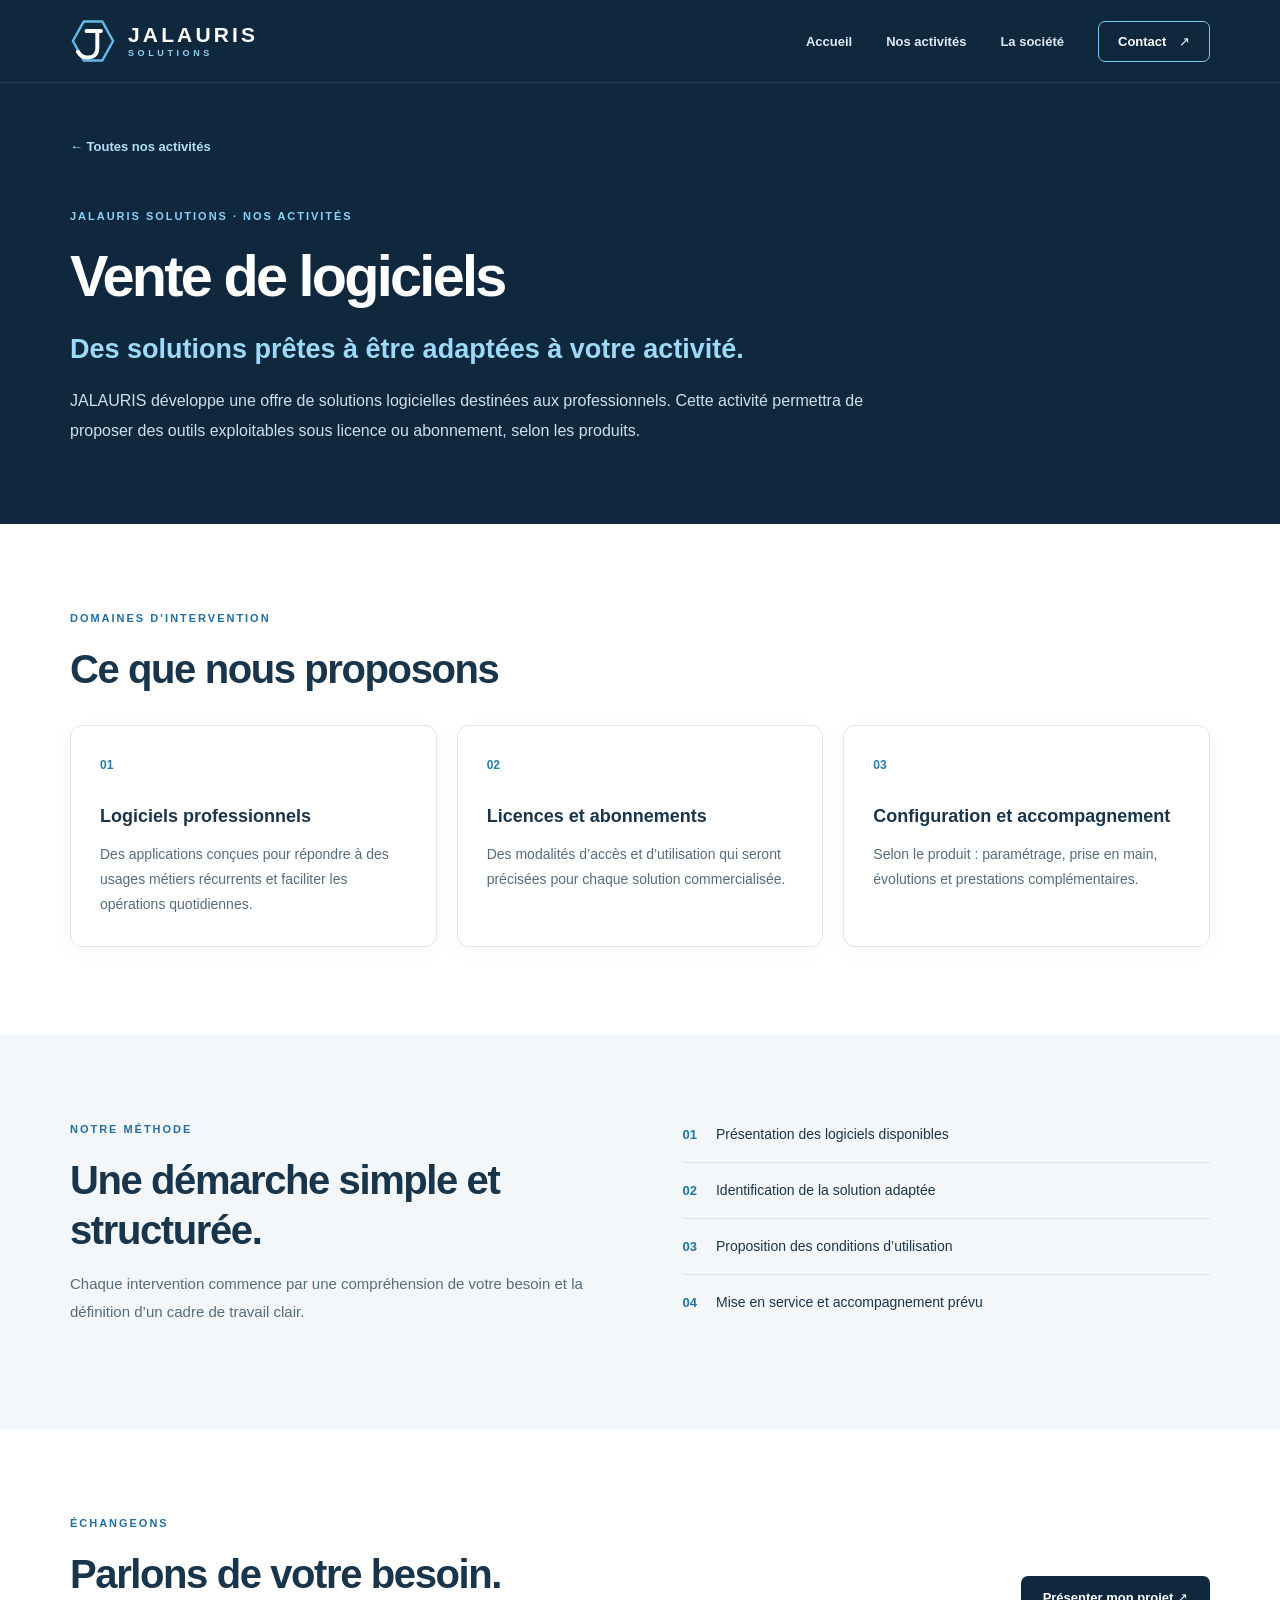
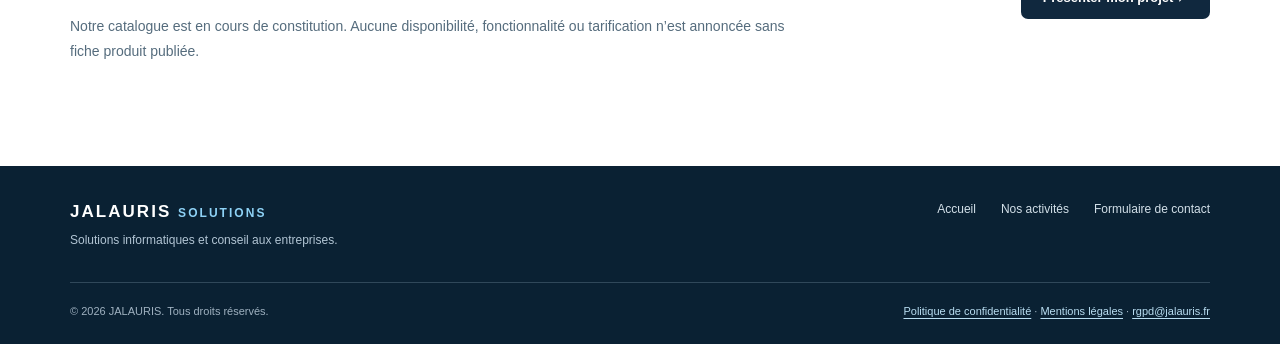
<file: vente-de-logiciels.html>
<!doctype html>
<html lang="fr">
<head>
  <meta charset="UTF-8">
  <meta name="viewport" content="width=device-width, initial-scale=1">
  <meta name="theme-color" content="#10283e">
  <meta name="description" content="Vente de logiciels : découvrez l’approche et les prestations proposées par JALAURIS Solutions.">
  <link rel="canonical" href="https://jalauris-solutions.fr/vente-de-logiciels.html">
  <meta property="og:type" content="website">
  <meta property="og:locale" content="fr_FR">
  <meta property="og:site_name" content="JALAURIS Solutions">
  <meta property="og:title" content="Vente de logiciels — JALAURIS Solutions">
  <meta property="og:description" content="Vente de logiciels : découvrez l’approche et les prestations proposées par JALAURIS Solutions.">
  <meta property="og:url" content="https://jalauris-solutions.fr/vente-de-logiciels.html">
  <title>Vente de logiciels — JALAURIS Solutions</title>
  <link rel="icon" href="/favicon.ico?v=4" type="image/x-icon" sizes="32x32">
  <link rel="shortcut icon" href="/favicon.ico?v=4" type="image/x-icon">
  <link rel="stylesheet" href="/styles.css">
  <script src="/script.js" defer></script>
</head>
<body>
  <a class="skip-link" href="#contenu">Aller au contenu</a>
  <header class="site-header">
    <div class="container header-inner">
      <a class="brand" href="/" aria-label="JALAURIS Solutions, accueil"><span class="brand-icon" aria-hidden="true"><svg viewBox="0 0 64 64" fill="none" xmlns="http://www.w3.org/2000/svg"><path d="M19 5H45L60 32L45 59H19L4 32L19 5Z" stroke="currentColor" stroke-width="3.4" stroke-linejoin="round"/><path d="M38 18V42c0 9-6 13-14 13-6 0-10-3-13-8M23 18H43" stroke="#fff" stroke-width="5.5" stroke-linecap="round"/></svg></span><span class="brand-name"><strong>JALAURIS</strong><small>SOLUTIONS</small></span></a>
      <button class="menu-toggle" type="button" aria-label="Ouvrir le menu" aria-controls="navigation" aria-expanded="false"><span></span><span></span><span></span></button>
      <nav class="navigation" id="navigation" aria-label="Navigation principale">
        <a href="/">Accueil</a>
        <a href="/#activites">Nos activités</a>
        <a href="/#societe">La société</a>
        <a class="nav-contact" href="/#contact">Contact <span aria-hidden="true">↗</span></a>
      </nav>
    </div>
  </header>
  <main id="contenu">
    <section class="detail-hero">
      <div class="container detail-hero-inner">
        <a class="back-link" href="/#activites">← Toutes nos activités</a>
        <p class="eyebrow">JALAURIS SOLUTIONS · NOS ACTIVITÉS</p>
        <h1>Vente de logiciels</h1>
        <p class="detail-tagline">Des solutions prêtes à être adaptées à votre activité.</p>
        <p class="detail-lead">JALAURIS développe une offre de solutions logicielles destinées aux professionnels. Cette activité permettra de proposer des outils exploitables sous licence ou abonnement, selon les produits.</p>
      </div>
    </section>
    <section class="section detail-section" aria-labelledby="offre">
      <div class="container">
        <div class="section-intro"><p class="eyebrow">DOMAINES D’INTERVENTION</p><h2 id="offre">Ce que nous proposons</h2></div>
        <div class="detail-grid"><article class="detail-card"><span class="detail-index">01</span><h3>Logiciels professionnels</h3><p>Des applications conçues pour répondre à des usages métiers récurrents et faciliter les opérations quotidiennes.</p></article>
<article class="detail-card"><span class="detail-index">02</span><h3>Licences et abonnements</h3><p>Des modalités d’accès et d’utilisation qui seront précisées pour chaque solution commercialisée.</p></article>
<article class="detail-card"><span class="detail-index">03</span><h3>Configuration et accompagnement</h3><p>Selon le produit : paramétrage, prise en main, évolutions et prestations complémentaires.</p></article></div>
      </div>
    </section>
    <section class="section detail-process" aria-labelledby="methode">
      <div class="container detail-process-grid">
        <div><p class="eyebrow">NOTRE MÉTHODE</p><h2 id="methode">Une démarche simple et structurée.</h2><p>Chaque intervention commence par une compréhension de votre besoin et la définition d’un cadre de travail clair.</p></div>
        <ol class="detail-steps"><li><span>01</span>Présentation des logiciels disponibles</li>
<li><span>02</span>Identification de la solution adaptée</li>
<li><span>03</span>Proposition des conditions d’utilisation</li>
<li><span>04</span>Mise en service et accompagnement prévu</li></ol>
      </div>
    </section>
    <section class="section detail-callout" aria-labelledby="echanger">
      <div class="container detail-callout-inner">
        <div><p class="eyebrow">ÉCHANGEONS</p><h2 id="echanger">Parlons de votre besoin.</h2><p>Notre catalogue est en cours de constitution. Aucune disponibilité, fonctionnalité ou tarification n’est annoncée sans fiche produit publiée.</p></div>
        <div class="detail-contact-actions"><a class="button-primary" href="/#contact">Présenter mon projet ↗</a></div>
      </div>
    </section>
  </main>
  <footer class="footer">
    <div class="container footer-main"><div><strong>JALAURIS <span>SOLUTIONS</span></strong><p>Solutions informatiques et conseil aux entreprises.</p></div><nav aria-label="Liens de pied de page"><a href="/">Accueil</a><a href="/#activites">Nos activités</a><a href="/#contact">Formulaire de contact</a></nav></div>
    <div class="container footer-bottom"><span>© <span id="year"></span> JALAURIS. Tous droits réservés.</span><span><a href="/politique-confidentialite.html">Politique de confidentialité</a> · <a href="/mentions-legales.html">Mentions légales</a> · <a href="mailto:rgpd@jalauris.fr">rgpd@jalauris.fr</a></span></div>
  </footer>
</body>
</html>
</file>
<file: styles.css>
:root{--navy:#10283e;--blue:#62b9ea;--blue-dark:#226e9e;--text:#19354b;--muted:#556c7d;--border:#dce7ef;--light:#f3f7fa;--white:#fff;font-family:Inter,-apple-system,BlinkMacSystemFont,"Segoe UI",Arial,sans-serif;color:var(--text);font-synthesis:none}
*{box-sizing:border-box}
html{scroll-behavior:smooth;scroll-padding-top:100px}
body{margin:0;min-width:320px;background:var(--white)}
button,input,select,textarea{font:inherit}a{text-decoration:none;color:inherit}
a:focus-visible,button:focus-visible,input:focus-visible,select:focus-visible,textarea:focus-visible{outline:3px solid #329bd3;outline-offset:3px}
.container{width:min(1140px,calc(100% - 48px));margin:auto}
.skip-link{position:absolute;left:16px;top:-100px;background:#fff;color:#10283e;padding:12px;z-index:30}.skip-link:focus{top:10px}
.site-header{background:var(--navy);color:#fff;position:sticky;top:0;z-index:20;border-bottom:1px solid #ffffff18}
.header-inner{min-height:82px;display:flex;align-items:center;justify-content:space-between;gap:28px}
.brand{display:flex;align-items:center;gap:12px;flex-shrink:0}.brand-icon{width:46px;height:46px;display:grid;place-items:center;color:var(--blue)}.brand-icon svg{width:100%;height:100%}
.brand-name{display:flex;flex-direction:column;gap:4px}.brand-name strong{font:800 21px/1 Manrope,Arial,sans-serif;letter-spacing:.15em}.brand-name small{font:600 9px/1 Inter,sans-serif;letter-spacing:.4em;color:#8ed2f6}
.navigation{display:flex;align-items:center;gap:34px;font-size:13px;font-weight:600}.navigation a{color:#e0eaf2;transition:color .2s}.navigation a:hover{color:#8ed2f6}
.navigation .nav-contact{border:1px solid #7fc7ed;border-radius:7px;padding:12px 19px;color:#fff}.navigation .nav-contact:hover{background:#62b9ea19}.nav-contact span{margin-left:9px}.menu-toggle{display:none}
.intro{background:var(--navy);color:#fff}
.intro-inner{padding:88px 0 94px;max-width:1140px}.eyebrow{font-size:11px;font-weight:800;letter-spacing:.18em;color:var(--blue-dark);margin:0 0 20px}
.intro .eyebrow{color:#89d4fc}h1,h2,h3,p{margin-top:0}h1,h2,h3{font-family:Manrope,-apple-system,BlinkMacSystemFont,"Segoe UI",Arial,sans-serif}
h1{font-size:clamp(36px,4.5vw,59px);line-height:1.19;letter-spacing:-.047em;font-weight:800;max-width:890px;margin:0 0 25px}
h1 span{color:#8ed2f6}.intro-lead{font-size:clamp(15px,1.5vw,17px);line-height:1.85;max-width:770px;color:#cfdeea;margin:0 0 29px}
.text-action{color:#b0e4ff;font-size:13px;font-weight:700;display:inline-flex;align-items:center;gap:13px;padding-bottom:7px;border-bottom:1px solid #6dabc9}.text-action:hover{color:#fff}
.section{padding:88px 0}.section-intro{margin-bottom:35px;max-width:710px}h2{font-size:clamp(28px,3.2vw,40px);letter-spacing:-.035em;line-height:1.25;margin-bottom:15px}.section-intro>p:last-child{font-size:15px;line-height:1.8;color:var(--muted);margin:0}
.activity-grid{display:grid;grid-template-columns:repeat(2,minmax(0,1fr));gap:22px}
.activity-card{background:#fff;border:1px solid var(--border);border-radius:12px;padding:31px 34px 34px;min-height:252px;box-shadow:0 5px 23px #0f2e4308;transition:border-color .2s,box-shadow .2s,transform .2s}
.activity-card:hover{border-color:#9acdea;box-shadow:0 15px 36px #0f2e4313;transform:translateY(-3px)}
.card-heading{display:flex;align-items:center;justify-content:space-between;margin-bottom:22px}.card-icon{width:47px;height:47px;border-radius:10px;display:grid;place-items:center;background:#e8f5fc;color:#246e9c}
.card-icon svg{width:25px;height:25px;fill:none;stroke:currentColor;stroke-width:1.7;stroke-linejoin:round;stroke-linecap:round}
.card-index{font-size:12px;font-weight:700;color:#94a9b8}.activity-card h3{font-size:20px;line-height:1.35;letter-spacing:-.02em;margin-bottom:12px}
.activity-card p{color:var(--muted);font-size:14px;line-height:1.8;margin:0}
.company{background:var(--light)}.company-inner{display:grid;grid-template-columns:1fr 1fr;gap:80px;align-items:start}.company-inner h2{max-width:520px}
.company-copy{padding-top:33px}.company-copy p{font-size:15px;line-height:1.9;color:var(--muted);margin-bottom:15px}
.contact{background:#fff}.contact-inner{display:grid;grid-template-columns:.85fr 1.15fr;gap:84px;align-items:start}
.contact-inner>div>p:last-child{max-width:420px;font-size:15px;line-height:1.85;color:var(--muted)}
.contact-form{padding:30px;border-radius:13px;border:1px solid var(--border);box-shadow:0 10px 38px #103a5410;display:grid;gap:17px}
.contact-form label{display:grid;gap:8px;font-size:12px;font-weight:700}.contact-form label span{color:#af4f51}
.form-grid{display:grid;grid-template-columns:1fr 1fr;gap:15px}
input,select,textarea{width:100%;min-width:0;border:1px solid #cfdee8;background:#fff;color:var(--text);border-radius:7px;padding:12px 13px;font-size:13px}textarea{resize:vertical;min-height:115px}input::placeholder,textarea::placeholder{color:#556c7d}
.button-primary{background:var(--navy);color:#fff;border:0;border-radius:7px;padding:14px 22px;cursor:pointer;justify-self:start;font-size:13px;font-weight:700;display:flex;align-items:center;gap:18px}.button-primary:hover{background:#205173}
.form-note{font-size:11px;line-height:1.7;color:var(--muted);margin:0}
.footer{background:#0a2133;color:#fff;padding-top:36px}.footer-main{display:flex;justify-content:space-between;gap:30px;align-items:start;padding-bottom:35px}
.footer-main strong{font:800 17px Manrope,sans-serif;letter-spacing:.12em}.footer-main strong span{font-size:12px;color:#8ed2f6}.footer-main p{font-size:12px;color:#b2c5d4;margin:11px 0 0}
.footer-main nav{display:flex;gap:25px;flex-wrap:wrap;font-size:12px;color:#d3e0e9}.footer-main nav a:hover{color:#8ed2f6}
.footer-bottom{border-top:1px solid #30485a;padding:20px 0 25px;display:flex;justify-content:space-between;gap:20px;color:#9fb1c0;font-size:11px;line-height:1.5}
@media(max-width:900px){.navigation{gap:18px}.contact-inner{gap:40px}.company-inner{gap:40px}}
@media(max-width:700px){.container{width:min(100% - 36px,560px)}.header-inner{min-height:72px}.brand-icon{width:42px;height:42px}.brand-name strong{font-size:18px}.brand-name small{font-size:8px}
.menu-toggle{width:42px;height:42px;border:1px solid #688ca5;border-radius:8px;background:transparent;display:grid;place-content:center;gap:5px;cursor:pointer}.menu-toggle span{display:block;width:19px;height:2px;background:#fff}
.navigation{display:none;position:absolute;top:72px;left:0;right:0;background:var(--navy);box-shadow:0 20px 24px #0617254d;padding:14px 18px 22px;flex-direction:column;align-items:stretch;gap:0}.navigation.open{display:flex}.navigation a{padding:13px 6px}.navigation .nav-contact{margin-top:9px;text-align:center}
.intro-inner{padding:64px 0 70px}.section{padding:65px 0}.activity-grid,.company-inner,.contact-inner{grid-template-columns:1fr;gap:16px}.company-inner,.contact-inner{gap:20px}.company-copy{padding-top:0}.activity-card{min-height:unset;padding:26px}.section-intro{margin-bottom:25px}.footer-main{flex-direction:column}.footer-bottom{flex-direction:column;gap:8px}
}
@media(max-width:420px){h1{font-size:34px}.activity-card h3{font-size:18px}.form-grid{grid-template-columns:1fr}.contact-form{padding:20px}.footer-main nav{gap:16px}}
@media(prefers-reduced-motion:reduce){html{scroll-behavior:auto}*,*:before,*:after{transition:none!important;animation:none!important}}

/* Pages d'activités et navigation des cartes */
.activity-link{display:flex;flex-direction:column;color:inherit;text-decoration:none}
.activity-link:focus-visible{outline:3px solid var(--blue-dark);outline-offset:4px}
.card-more{display:inline-flex;gap:9px;align-items:center;color:#176594;font-size:12px;font-weight:700;margin-top:auto;padding-top:20px}
.card-more span{font-size:18px;transition:transform .2s}.activity-link:hover .card-more span{transform:translate(3px,-3px)}
.detail-hero{background:var(--navy);color:#fff}
.detail-hero-inner{padding:54px 0 79px}
.back-link{display:inline-block;color:#b1dff6;font-size:13px;font-weight:600;margin-bottom:56px}.back-link:hover{color:#fff}
.detail-hero .eyebrow{color:#86d3fb}
.detail-hero h1{max-width:1000px;margin-bottom:18px}
.detail-tagline{font:600 clamp(19px,2.4vw,27px)/1.5 Manrope,sans-serif;color:#9bdaf8;max-width:770px;margin-bottom:17px}
.detail-lead{font-size:16px;line-height:1.85;color:#d0dfeb;max-width:800px;margin:0}
.detail-section .section-intro{margin-bottom:31px}
.detail-grid{display:grid;grid-template-columns:repeat(3,minmax(0,1fr));gap:20px}
.detail-card{background:#fff;border:1px solid var(--border);border-radius:12px;padding:29px;box-shadow:0 5px 23px #0f2e4308}
.detail-index{display:inline-block;font-size:12px;color:#287cac;font-weight:700;margin-bottom:32px}
.detail-card h3{font-size:18px;line-height:1.35;margin-bottom:13px}
.detail-card p{font-size:14px;line-height:1.8;color:var(--muted);margin:0}
.detail-process{background:var(--light)}
.detail-process-grid{display:grid;grid-template-columns:1fr 1fr;gap:85px}
.detail-process-grid>div>p:last-child{font-size:15px;line-height:1.85;color:var(--muted)}
.detail-steps{margin:0;padding:0;list-style:none}
.detail-steps li{display:flex;gap:19px;align-items:baseline;border-bottom:1px solid #d7e4ec;padding:16px 0;line-height:1.65;font-size:14px}
.detail-steps li:first-child{padding-top:0}.detail-steps li:last-child{border-bottom:0}
.detail-steps li span{color:#2275a5;font-weight:800;font-size:13px}
.detail-callout-inner{display:flex;align-items:center;justify-content:space-between;gap:65px}
.detail-callout-inner>div:first-child{max-width:720px}
.detail-callout-inner p:last-child{color:var(--muted);line-height:1.8;font-size:14px}
.detail-contact-actions{display:flex;flex-direction:column;align-items:flex-start;gap:16px;flex-shrink:0}
.detail-contact-actions .button-primary{text-decoration:none}
.email-link{color:#176594;font-size:14px;font-weight:700;text-decoration:underline;text-underline-offset:4px}
.contact-inner .email-link{display:inline-block;margin-top:17px}
.footer-main nav{max-width:560px}
@media(max-width:900px){.detail-grid{grid-template-columns:1fr 1fr}.detail-process-grid{gap:35px}}
@media(max-width:700px){.detail-hero-inner{padding:32px 0 61px}.back-link{margin-bottom:43px}.detail-grid,.detail-process-grid{grid-template-columns:1fr}.detail-callout-inner{flex-direction:column;align-items:flex-start;gap:22px}.detail-card{padding:26px}.detail-index{margin-bottom:20px}}
@media(max-width:430px){.detail-contact-actions{width:100%}.detail-contact-actions .button-primary{width:100%;justify-content:center}}

/* Formulaire sécurisé */
.turnstile-widget{min-height:30px}
.button-primary:disabled{opacity:.55;cursor:not-allowed}
.form-note[role="status"]{min-height:35px}
.footer-bottom a{color:#b9def2;text-decoration:underline;text-underline-offset:3px}

/* Informations RGPD : lisibilité du formulaire et page de confidentialité */
.privacy-notice{font-size:12px;line-height:1.8;color:var(--muted);margin:0}
.privacy-notice a,.privacy-content a{color:#176594;text-decoration:underline;text-underline-offset:3px;font-weight:600}
.privacy-hero{background:var(--navy);color:#fff;padding:52px 0 76px}
.privacy-hero .eyebrow{color:#8ed2f6}.privacy-hero h1{font-size:clamp(32px,4vw,49px);margin-bottom:16px}.privacy-hero p:not(.eyebrow){max-width:780px;color:#d1e1ec;line-height:1.8;font-size:16px}.privacy-hero small{color:#a7becd}
.privacy-back{display:inline-block;color:#b6e5ff;font-size:13px;font-weight:600;margin-bottom:48px}
.privacy-content{max-width:900px}.privacy-content h2{font-size:22px;margin:32px 0 13px}.privacy-content h2:first-child{margin-top:0}
.privacy-content p,.privacy-content li{font-size:15px;line-height:1.85;color:var(--muted)}.privacy-content ul{padding-left:22px}.privacy-content li{padding-bottom:9px}
@media(max-width:700px){.privacy-hero{padding:35px 0 55px}.privacy-back{margin-bottom:36px}.privacy-content h2{font-size:20px}}

/* Informations juridiques à finaliser. */
.legal-pending{border-left:4px solid #176594;padding:16px 20px;background:#eef6fb}

/* Prevent form/grid overflow at narrow widths and browser text zoom. */
.contact-inner > *, .contact-form, .form-grid > *{min-width:0}
.contact-form input,.contact-form select,.contact-form textarea{font-size:16px}
.contact-form label,.form-note,.privacy-notice{font-size:14px}
.privacy-content a,.footer-bottom{overflow-wrap:anywhere}
@media(max-width:360px){.contact-form{padding:12px}}

.contact-form{grid-template-columns:minmax(0,1fr)}
.contact-form > *{min-width:0;max-width:100%}
</file>
